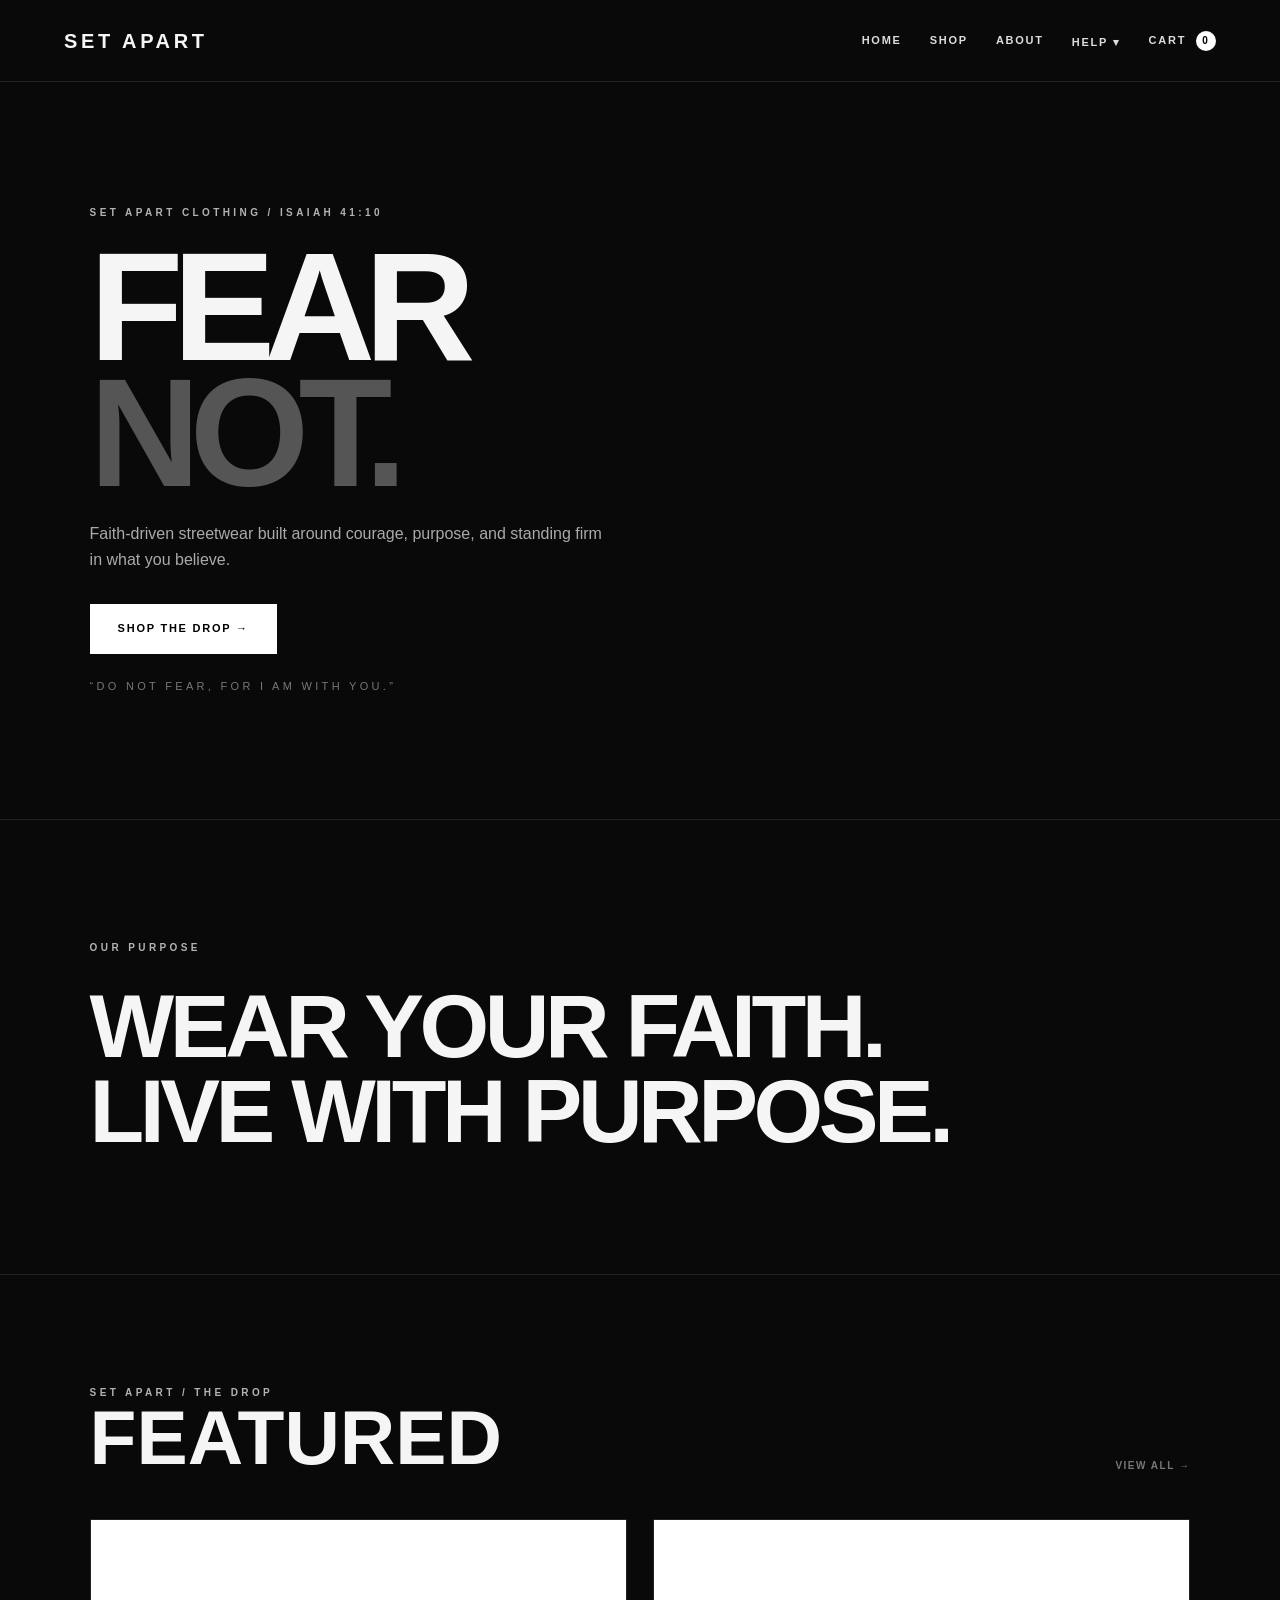
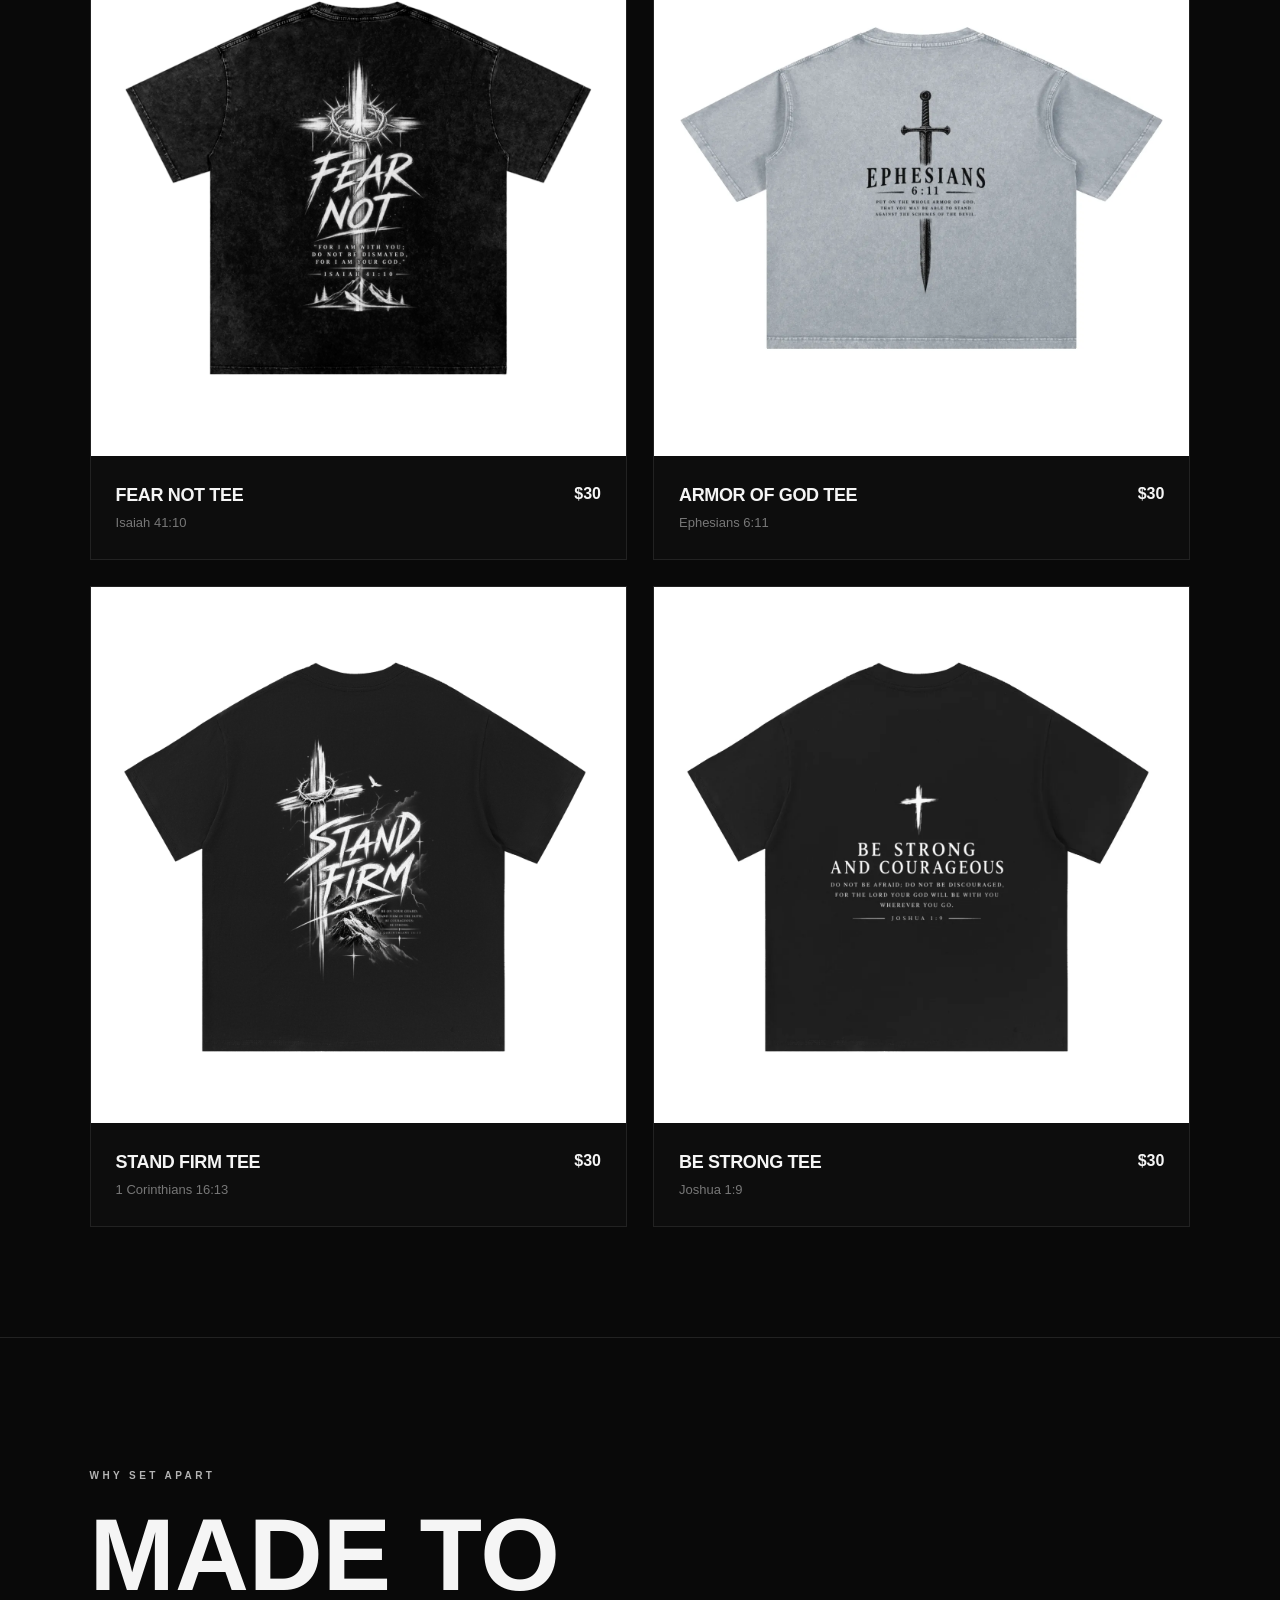
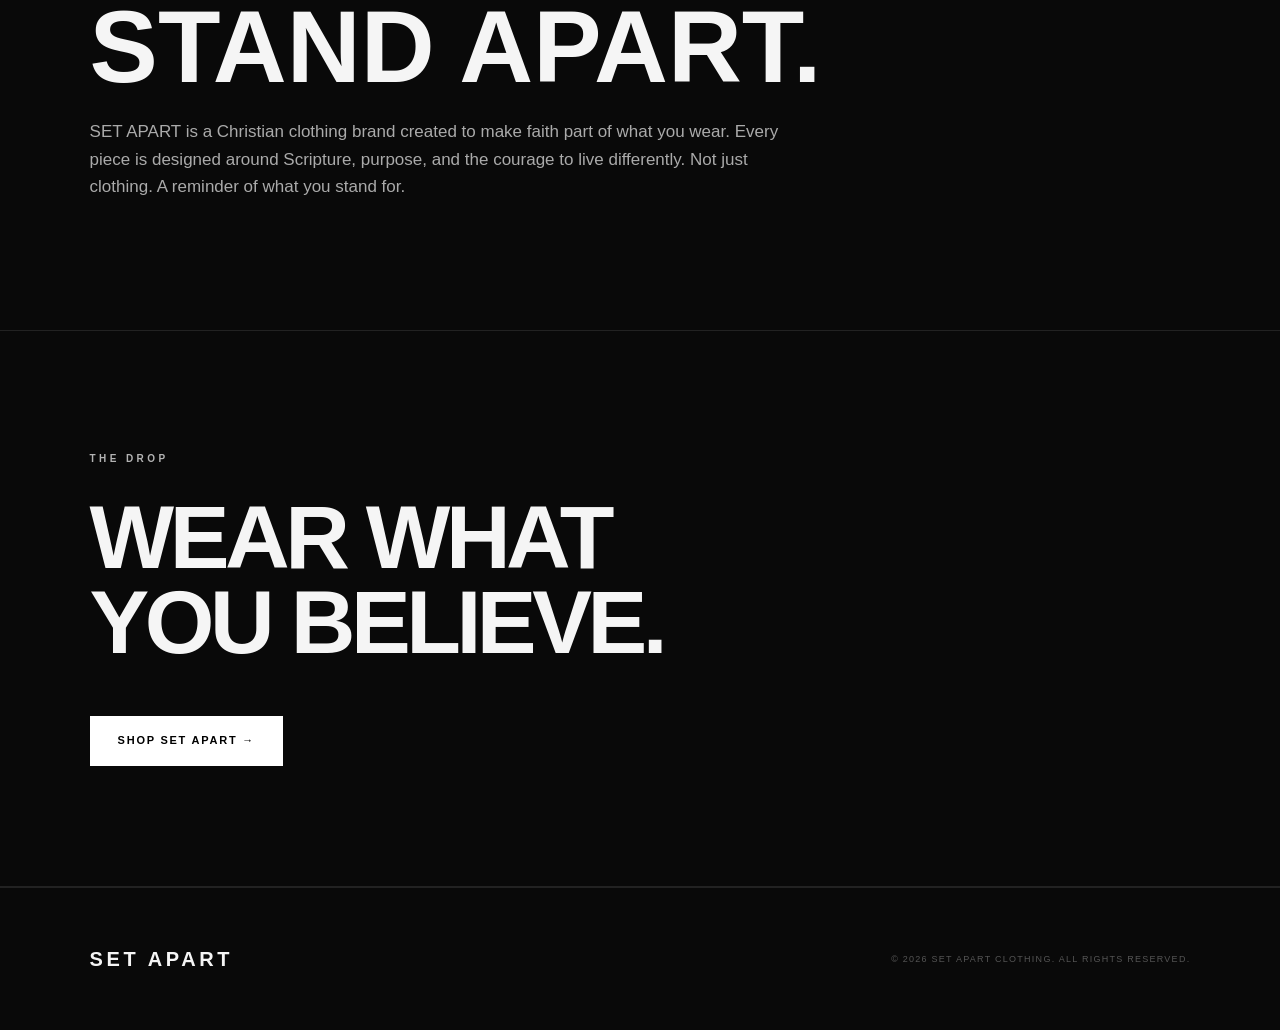
<file: index.html>
<!DOCTYPE html>
<html lang="en">

<head>
    <meta charset="UTF-8">
    <meta name="viewport" content="width=device-width, initial-scale=1.0">

    <title>SET APART CLOTHING</title>

    <link rel="stylesheet" href="style.css">
</head>

<body>

<header>

    <a href="index.html" class="logo">
        SET APART
    </a>

    <nav>

        <a href="index.html">HOME</a>
        <a href="shop.html">SHOP</a>
        <a href="#story">ABOUT</a>

        <div class="nav-dropdown">

            <button class="nav-drop-button">
                HELP <span>▾</span>
            </button>

            <div class="nav-dropdown-menu">

                <a href="faq.html">
                    FAQ
                </a>

                <a href="size-guide.html">
                    SIZE GUIDE
                </a>

                <a href="shipping.html">
                    SHIPPING & RETURNS
                </a>

            </div>

        </div>

        <a href="cart.html">
            CART
            <span id="cart-count">0</span>
        </a>

    </nav>

</header>


<main>


    <!-- HERO -->

    <section class="hero">

        <div class="hero-content">

            <div class="small-text">
                SET APART CLOTHING / ISAIAH 41:10
            </div>

            <h1>
                FEAR<br>
                <span>NOT.</span>
            </h1>

            <p>
                Faith-driven streetwear built around
                courage, purpose, and standing firm
                in what you believe.
            </p>

            <a href="shop.html" class="button">
                SHOP THE DROP →
            </a>

            <div class="hero-reference">
                “DO NOT FEAR, FOR I AM WITH YOU.”
            </div>

        </div>

    </section>


    <!-- INTRO -->

    <section class="intro-section">

        <div class="small-text">
            OUR PURPOSE
        </div>

        <h2>
            WEAR YOUR FAITH.<br>
            LIVE WITH PURPOSE.
        </h2>

    </section>


    <!-- FEATURED PRODUCTS -->

    <section class="featured-section">

        <div class="section-heading">

            <div>

                <div class="small-text">
                    SET APART / THE DROP
                </div>

                <h2>
                    FEATURED
                </h2>

            </div>

            <a href="shop.html" class="continue-shopping">
                VIEW ALL →
            </a>

        </div>


        <div class="featured-grid">


            <!-- FEAR NOT -->

            <a
                href="product.html?product=fear-not"
                class="featured-card"
            >

                <div class="featured-card-image">

                    <img
                        src="images1/fear-not-back.png"
                        alt="Fear Not Tee"
                    >

                </div>

                <div class="featured-card-info">

                    <div>
                        <h3>FEAR NOT TEE</h3>
                        <p>Isaiah 41:10</p>
                    </div>

                    <strong>$30</strong>

                </div>

            </a>


            <!-- ARMOR OF GOD -->

            <a
                href="product.html?product=armor-of-god"
                class="featured-card"
            >

                <div class="featured-card-image">

                    <img
                        src="images1/armor-back.webp"
                        alt="Armor of God Tee"
                    >

                </div>

                <div class="featured-card-info">

                    <div>
                        <h3>ARMOR OF GOD TEE</h3>
                        <p>Ephesians 6:11</p>
                    </div>

                    <strong>$30</strong>

                </div>

            </a>


            <!-- STAND FIRM -->

            <a
                href="product.html?product=stand-firm"
                class="featured-card"
            >

                <div class="featured-card-image">

                    <img
                        src="images1/stand-firm-back.png"
                        alt="Stand Firm Tee"
                    >

                </div>

                <div class="featured-card-info">

                    <div>
                        <h3>STAND FIRM TEE</h3>
                        <p>1 Corinthians 16:13</p>
                    </div>

                    <strong>$30</strong>

                </div>

            </a>


            <!-- BE STRONG -->

            <a
                href="product.html?product=joshua-1-9"
                class="featured-card"
            >

                <div class="featured-card-image">

                    <img
                        src="images1/joshua-back.webp"
                        alt="Be Strong Tee"
                    >

                </div>

                <div class="featured-card-info">

                    <div>
                        <h3>BE STRONG TEE</h3>
                        <p>Joshua 1:9</p>
                    </div>

                    <strong>$30</strong>

                </div>

            </a>


        </div>

    </section>


    <!-- ABOUT -->

    <section
        class="story-section"
        id="story"
    >

        <div class="small-text">
            WHY SET APART
        </div>

        <h2>
            MADE TO<br>
            STAND APART.
        </h2>

        <p>
            SET APART is a Christian clothing brand
            created to make faith part of what you wear.
            Every piece is designed around Scripture,
            purpose, and the courage to live differently.
            Not just clothing. A reminder of what you
            stand for.
        </p>

    </section>


    <!-- FINAL CTA -->

    <section class="intro-section">

        <div class="small-text">
            THE DROP
        </div>

        <h2>
            WEAR WHAT<br>
            YOU BELIEVE.
        </h2>

        <br><br>

        <a href="shop.html" class="button">
            SHOP SET APART →
        </a>

    </section>


</main>


<footer>

    <div class="logo">
        SET APART
    </div>

    <p>
        © 2026 SET APART CLOTHING.
        ALL RIGHTS RESERVED.
    </p>

</footer>


<script src="script.js"></script>

</body>

</html>
</file>
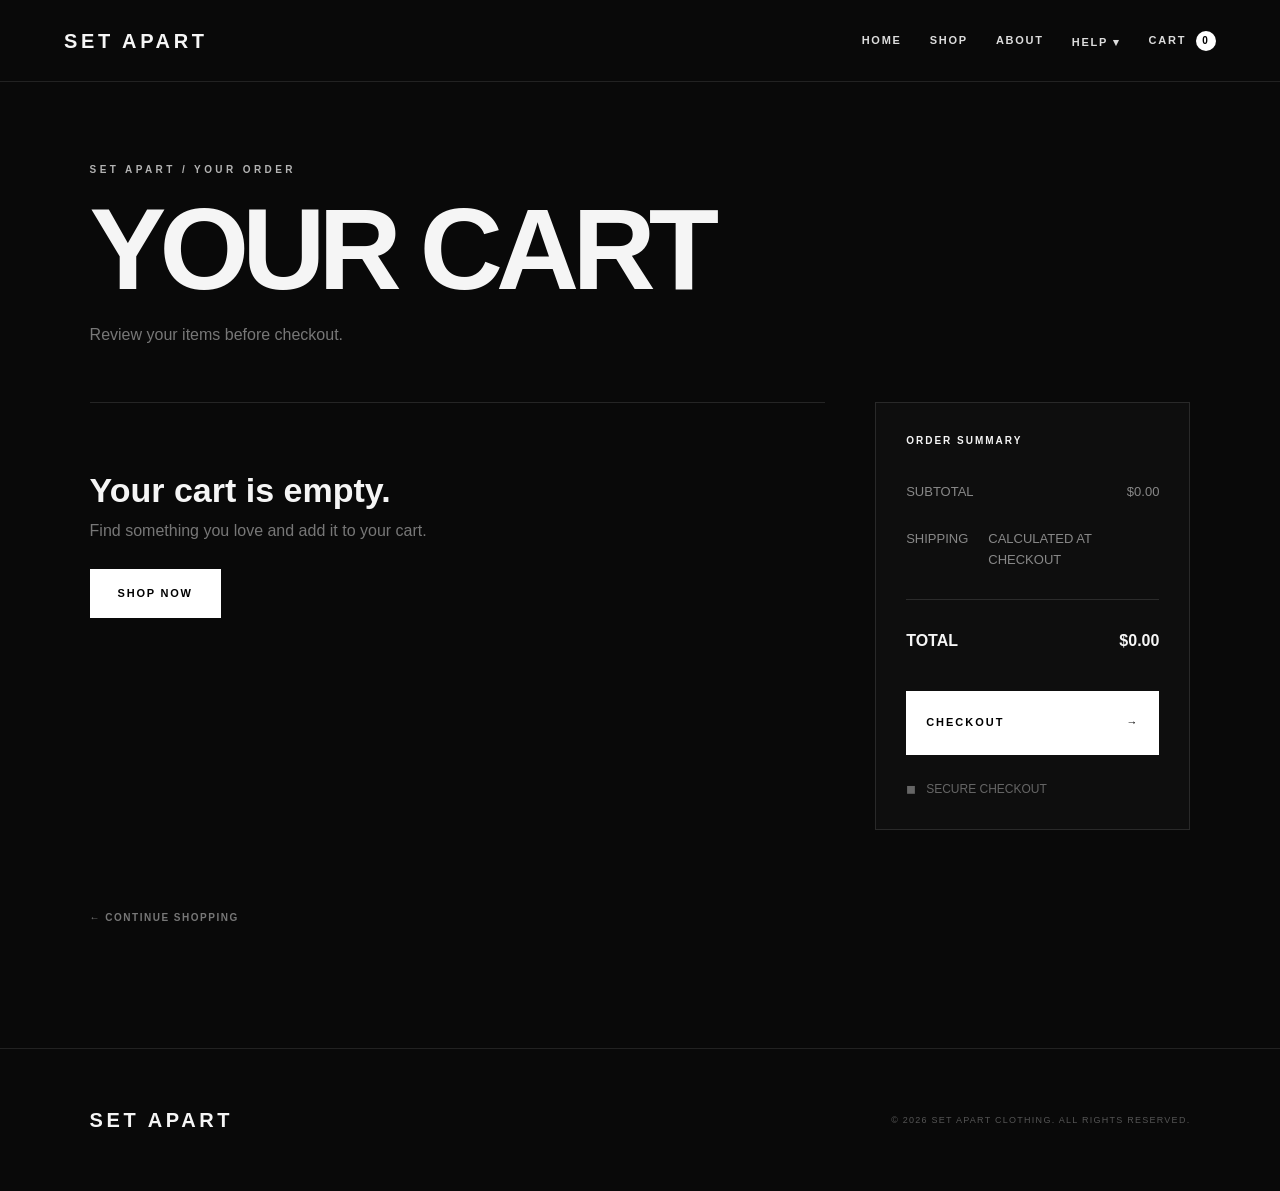
<file: cart.html>
<!DOCTYPE html>
<html lang="en">

<head>
    <meta charset="UTF-8">
    <meta name="viewport" content="width=device-width, initial-scale=1.0">

    <title>Cart — SET APART</title>

    <link rel="stylesheet" href="style.css">
</head>

<body>

<header>

    <a href="index.html" class="logo">
        SET APART
    </a>

    <nav>

        <a href="index.html">HOME</a>
        <a href="shop.html">SHOP</a>
        <a href="index.html#story">ABOUT</a>

        <div class="nav-dropdown">

            <button class="nav-drop-button">
                HELP <span>▾</span>
            </button>

            <div class="nav-dropdown-menu">

                <a href="faq.html">
                    FAQ
                </a>

                <a href="size-guide.html">
                    SIZE GUIDE
                </a>

                <a href="shipping.html">
                    SHIPPING & RETURNS
                </a>

            </div>

        </div>

        <a href="cart.html">
            CART
            <span id="cart-count">0</span>
        </a>

    </nav>

</header>


<main class="cart-page">

    <div class="cart-header">

        <div class="small-text">
            SET APART / YOUR ORDER
        </div>

        <h1>
            YOUR CART
        </h1>

        <p>
            Review your items before checkout.
        </p>

    </div>


    <div class="cart-layout">


        <!-- CART ITEMS -->

        <section>

            <div id="cart-items">

                <!-- JavaScript puts cart items here -->

            </div>

        </section>


        <!-- ORDER SUMMARY -->

        <aside class="cart-summary">

            <div class="summary-top">
                ORDER SUMMARY
            </div>

            <div class="summary-line">

                <span>
                    SUBTOTAL
                </span>

                <span>
                    $<span id="cart-total">0.00</span>
                </span>

            </div>

            <div class="summary-line">

                <span>
                    SHIPPING
                </span>

                <span>
                    CALCULATED AT CHECKOUT
                </span>

            </div>

            <div class="summary-divider"></div>

            <div class="summary-total">

                <strong>
                    TOTAL
                </strong>

                <strong>
                    $<span id="cart-total-bottom">0.00</span>
                </strong>

            </div>

            <button
                type="button"
                id="checkout-button"
                class="checkout-button"
            >
                CHECKOUT
                <span>→</span>
            </button>

            <div class="secure-checkout">
                <span>◼</span>
                <span>
                    SECURE CHECKOUT
                </span>
            </div>

        </aside>

    </div>


    <br><br>

    <a
        href="shop.html"
        class="continue-shopping"
    >
        ← CONTINUE SHOPPING
    </a>

</main>


<footer>

    <div class="logo">
        SET APART
    </div>

    <p>
        © 2026 SET APART CLOTHING.
        ALL RIGHTS RESERVED.
    </p>

</footer>


<script src="script.js"></script>

</body>

</html>
</file>
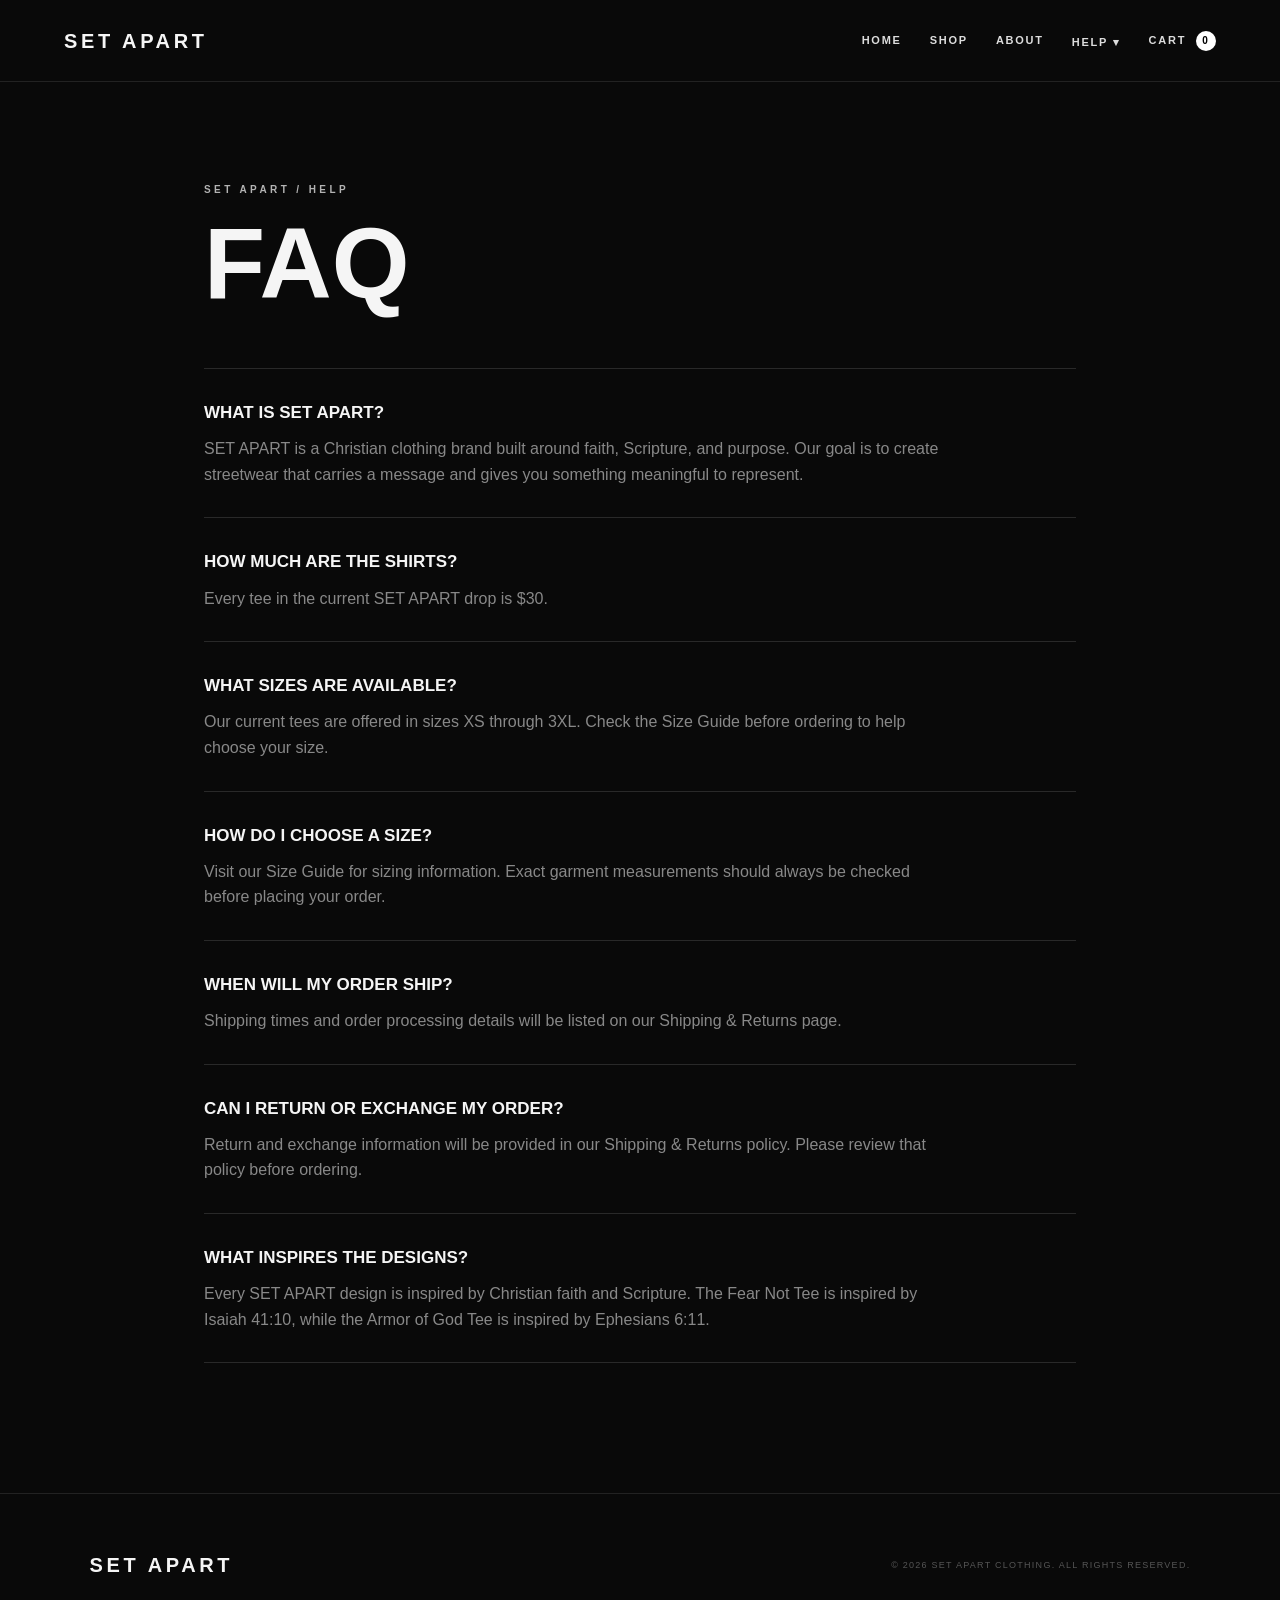
<file: faq.html>
<!DOCTYPE html>
<html lang="en">

<head>
    <meta charset="UTF-8">
    <meta name="viewport" content="width=device-width, initial-scale=1.0">

    <title>FAQ — SET APART</title>

    <link rel="stylesheet" href="style.css">
</head>

<body>

<header>

    <a href="index.html" class="logo">
        SET APART
    </a>

    <nav>

        <a href="index.html">HOME</a>
        <a href="shop.html">SHOP</a>
        <a href="index.html#story">ABOUT</a>

        <div class="nav-dropdown">

            <button class="nav-drop-button">
                HELP <span>▾</span>
            </button>

            <div class="nav-dropdown-menu">

                <a href="faq.html">FAQ</a>

                <a href="size-guide.html">
                    SIZE GUIDE
                </a>

                <a href="shipping.html">
                    SHIPPING & RETURNS
                </a>

            </div>

        </div>

        <a href="cart.html">
            CART
            <span id="cart-count">0</span>
        </a>

    </nav>

</header>


<main class="help-page">

    <div class="small-text">
        SET APART / HELP
    </div>

    <h1>
        FAQ
    </h1>


    <div class="help-block">

        <h2>
            WHAT IS SET APART?
        </h2>

        <p>
            SET APART is a Christian clothing brand
            built around faith, Scripture, and purpose.
            Our goal is to create streetwear that carries
            a message and gives you something meaningful
            to represent.
        </p>

    </div>


    <div class="help-block">

        <h2>
            HOW MUCH ARE THE SHIRTS?
        </h2>

        <p>
            Every tee in the current SET APART drop
            is $30.
        </p>

    </div>


    <div class="help-block">

        <h2>
            WHAT SIZES ARE AVAILABLE?
        </h2>

        <p>
            Our current tees are offered in sizes
            XS through 3XL. Check the Size Guide
            before ordering to help choose your size.
        </p>

    </div>


    <div class="help-block">

        <h2>
            HOW DO I CHOOSE A SIZE?
        </h2>

        <p>
            Visit our Size Guide for sizing information.
            Exact garment measurements should always be
            checked before placing your order.
        </p>

    </div>


    <div class="help-block">

        <h2>
            WHEN WILL MY ORDER SHIP?
        </h2>

        <p>
            Shipping times and order processing details
            will be listed on our Shipping & Returns page.
        </p>

    </div>


    <div class="help-block">

        <h2>
            CAN I RETURN OR EXCHANGE MY ORDER?
        </h2>

        <p>
            Return and exchange information will be
            provided in our Shipping & Returns policy.
            Please review that policy before ordering.
        </p>

    </div>


    <div class="help-block">

        <h2>
            WHAT INSPIRES THE DESIGNS?
        </h2>

        <p>
            Every SET APART design is inspired by
            Christian faith and Scripture. The Fear Not
            Tee is inspired by Isaiah 41:10, while the
            Armor of God Tee is inspired by
            Ephesians 6:11.
        </p>

    </div>

</main>


<footer>

    <div class="logo">
        SET APART
    </div>

    <p>
        © 2026 SET APART CLOTHING.
        ALL RIGHTS RESERVED.
    </p>

</footer>


<script src="script.js"></script>

</body>

</html>
</file>
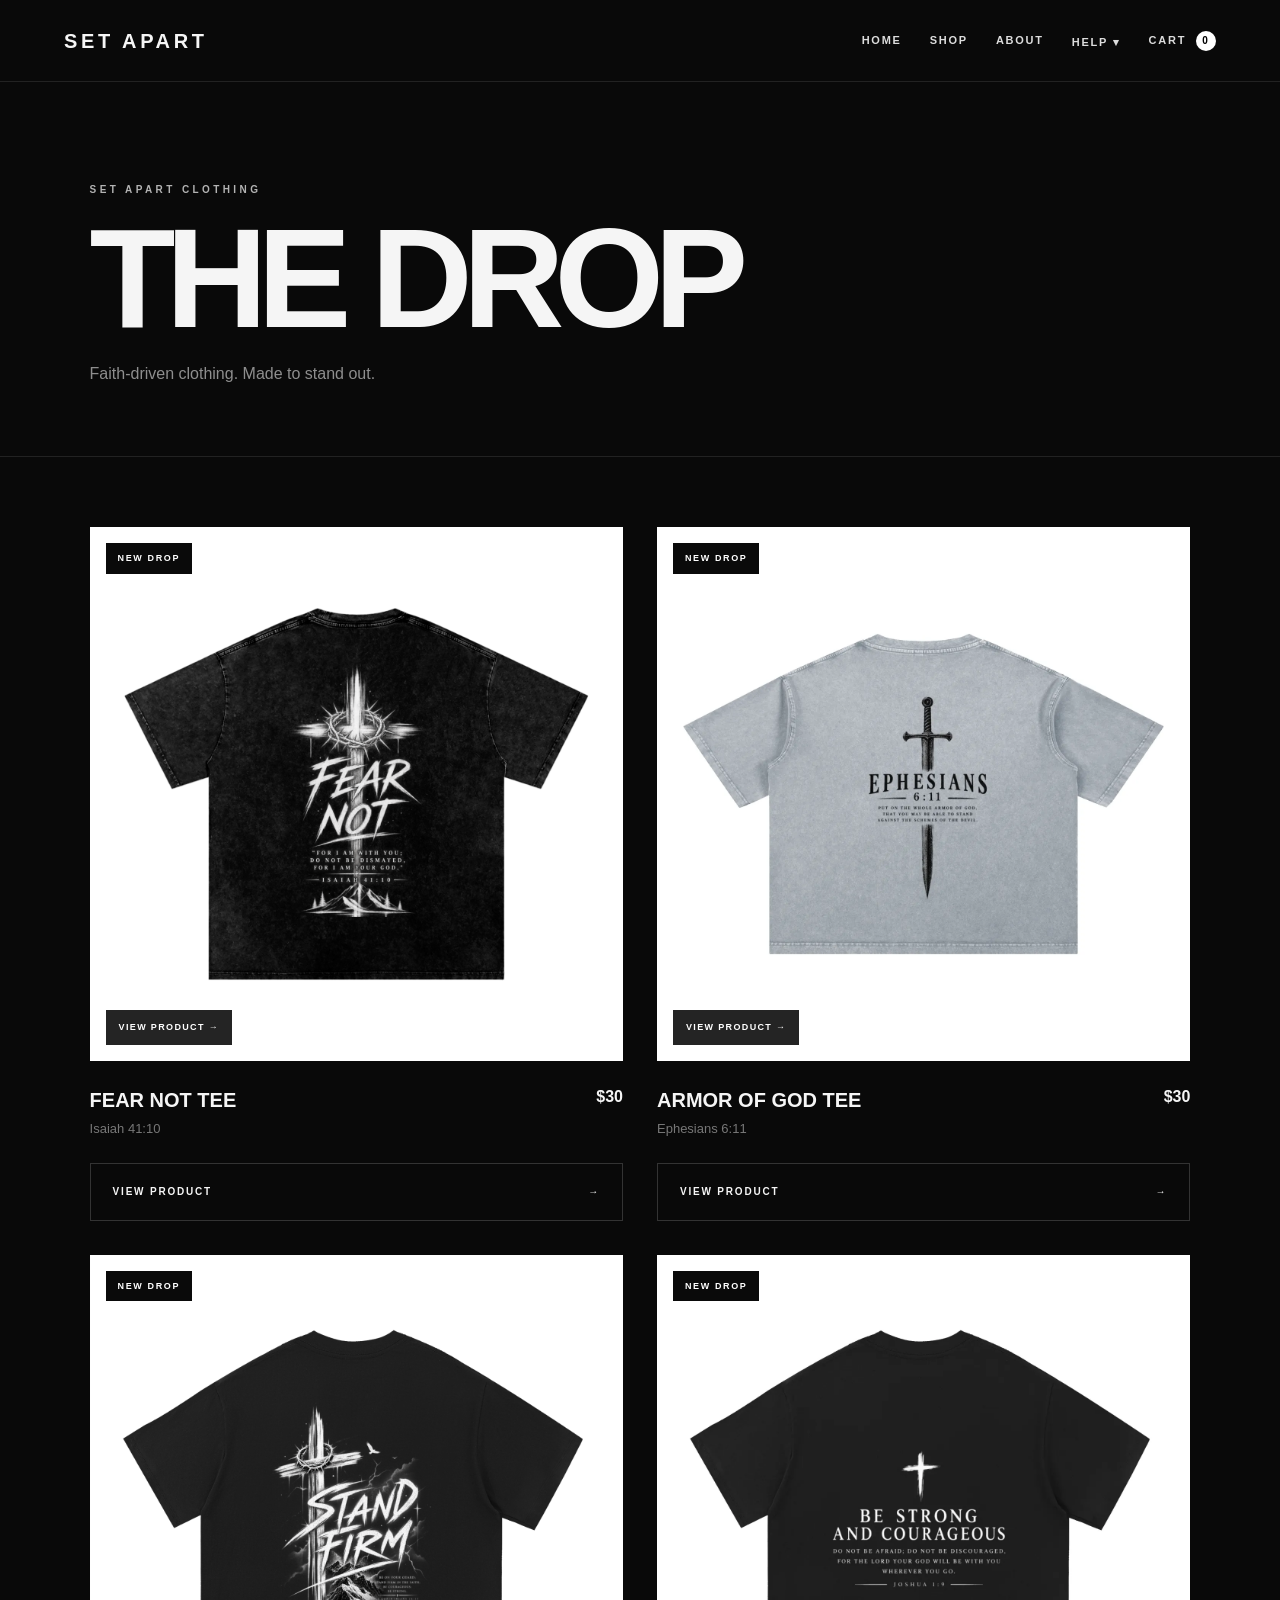
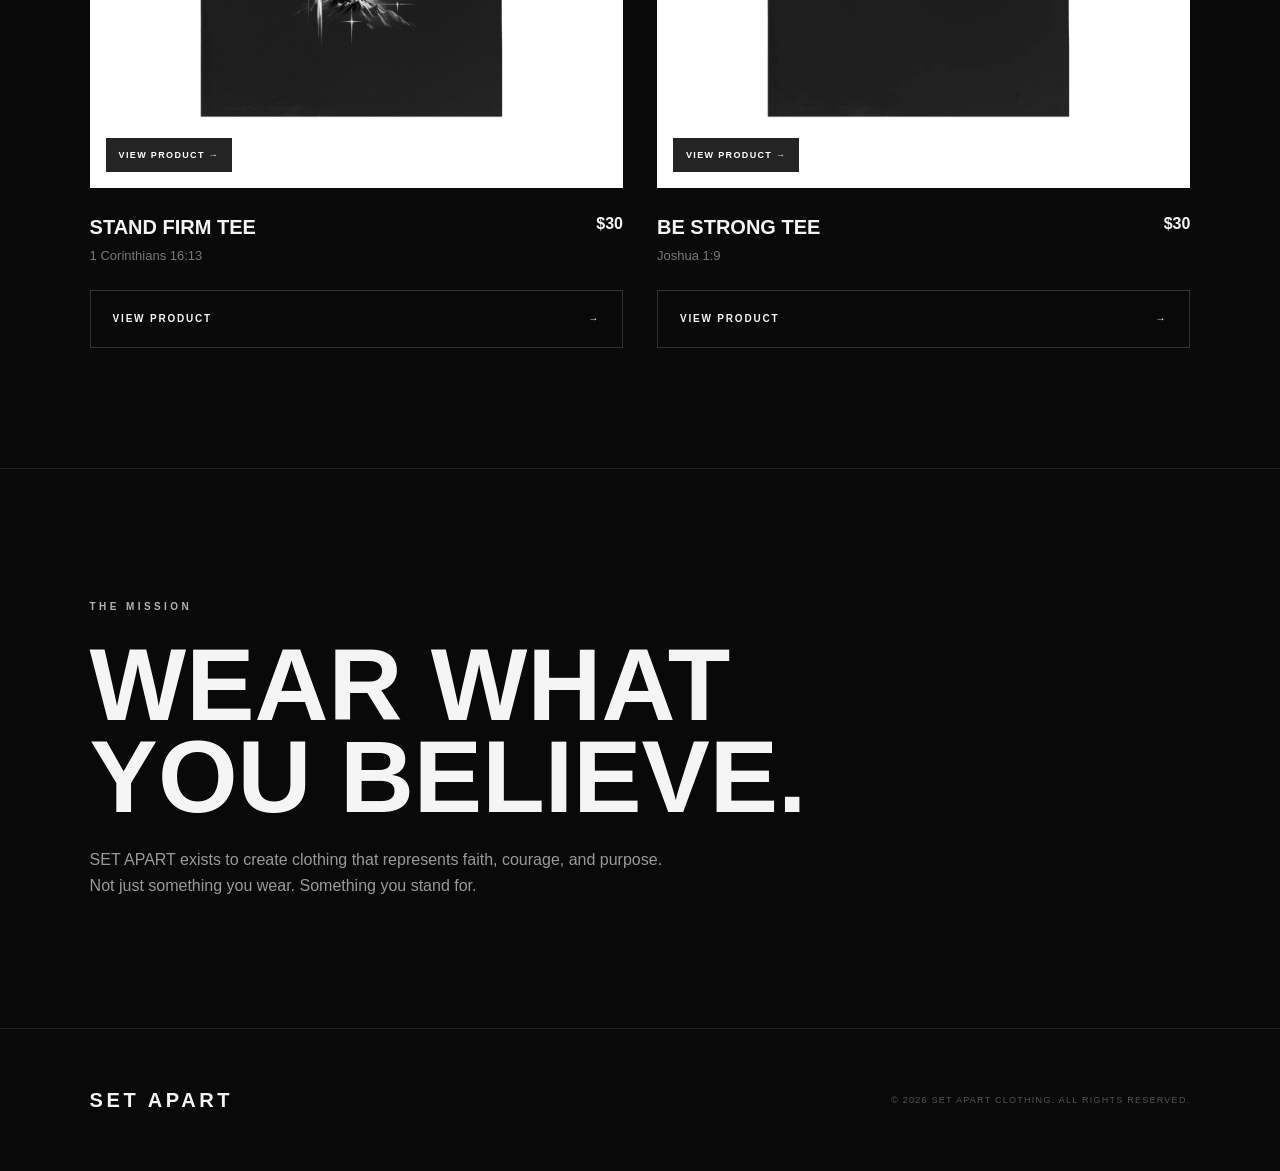
<file: product.html>
<!DOCTYPE html>
<html lang="en">

<head>
    <meta charset="UTF-8">
    <meta name="viewport" content="width=device-width, initial-scale=1.0">

    <title>Product — SET APART</title>

    <link rel="stylesheet" href="style.css">
</head>

<body>

<header>

    <a href="index.html" class="logo">
        SET APART
    </a>

    <nav>

        <a href="index.html">HOME</a>
        <a href="shop.html">SHOP</a>
        <a href="index.html#story">ABOUT</a>

        <div class="nav-dropdown">

            <button class="nav-drop-button">
                HELP <span>▾</span>
            </button>

            <div class="nav-dropdown-menu">

                <a href="faq.html">
                    FAQ
                </a>

                <a href="size-guide.html">
                    SIZE GUIDE
                </a>

                <a href="shipping.html">
                    SHIPPING & RETURNS
                </a>

            </div>

        </div>

        <a href="cart.html">
            CART
            <span id="cart-count">0</span>
        </a>

    </nav>

</header>


<main class="product-page">

    <div class="product-detail">


        <!-- PRODUCT IMAGES -->

        <div class="product-detail-image">

            <img
                id="product-main-image"
                class="product-main-image"
                src="images1/fear-not-back.png"
                alt="SET APART shirt"
            >

            <div class="product-thumbnails">

                <img
                    id="product-thumb-back"
                    class="product-thumbnail active"
                    src="images1/fear-not-back.png"
                    alt="Back view"
                >

                <img
                    id="product-thumb-front"
                    class="product-thumbnail"
                    src="images1/fear-not-front.png"
                    alt="Front view"
                >

            </div>

        </div>


        <!-- PRODUCT INFO -->

        <div class="product-detail-info">

            <div class="small-text">
                SET APART / THE DROP
            </div>

            <h1 id="product-name">
                FEAR NOT TEE
            </h1>

            <div class="product-detail-price">
                $30
            </div>

            <div class="product-divider"></div>

            <p id="product-description">
                A faith-driven heavyweight tee inspired by Isaiah 41:10.
                Designed as a reminder to stand firm, trust God, and walk boldly.
            </p>


            <!-- SIZE -->

            <div class="product-option">

                <div class="option-header">

                    <label for="product-size">
                        SELECT SIZE
                    </label>

                    <span>
                        XS — 3XL
                    </span>

                </div>

                <select id="product-size">

                    <option value="">
                        Choose a size
                    </option>

                    <option value="XS">XS</option>
                    <option value="S">S</option>
                    <option value="M">M</option>
                    <option value="L">L</option>
                    <option value="XL">XL</option>
                    <option value="2XL">2XL</option>
                    <option value="3XL">3XL</option>

                </select>

            </div>


            <!-- QUANTITY -->

            <div class="product-option">

                <div class="option-header">

                    <label for="product-quantity">
                        QUANTITY
                    </label>

                </div>

                <select id="product-quantity">

                    <option value="1">1</option>
                    <option value="2">2</option>
                    <option value="3">3</option>
                    <option value="4">4</option>
                    <option value="5">5</option>

                </select>

            </div>


            <!-- ADD TO CART -->

            <button
                type="button"
                id="product-add-cart"
                class="product-add-button"
            >
                ADD TO CART
                <span>→</span>
            </button>


            <div class="product-perks">

                <div>
                    <span>01</span>
                    <p>HEAVYWEIGHT COTTON</p>
                </div>

                <div>
                    <span>02</span>
                    <p>VINTAGE-WASHED FINISH</p>
                </div>

                <div>
                    <span>03</span>
                    <p>FAITH-DRIVEN DESIGN</p>
                </div>

            </div>


            <a
                href="shop.html"
                class="continue-shopping"
            >
                ← BACK TO THE DROP
            </a>

        </div>

    </div>


    <!-- PRODUCT MESSAGE -->

    <section class="product-message">

        <div class="small-text">
            THE MESSAGE
        </div>

        <h2 id="product-message-title">
            FEAR<br>
            <span>NOT.</span>
        </h2>

        <p id="product-message-quote">
            “Do not fear, for I am with you.”
        </p>

        <div
            id="product-message-reference"
            class="product-reference"
        >
            ISAIAH 41:10
        </div>

    </section>


    <!-- DETAILS -->

    <section class="product-details-section">

        <div class="small-text">
            PRODUCT DETAILS
        </div>

        <div class="details-grid">

            <div>
                <span>FIT</span>
                <p>Relaxed streetwear fit</p>
            </div>

            <div>
                <span>FABRIC</span>
                <p>Heavyweight cotton</p>
            </div>

            <div>
                <span>SIZES</span>
                <p>XS — 3XL</p>
            </div>

            <div>
                <span>SHIPPING</span>
                <p>Free over $75</p>
            </div>

        </div>

    </section>

</main>


<footer>

    <div class="logo">
        SET APART
    </div>

    <p>
        © 2026 SET APART CLOTHING.
        ALL RIGHTS RESERVED.
    </p>

</footer>


<script src="script.js"></script>

</body>

</html>
</file>
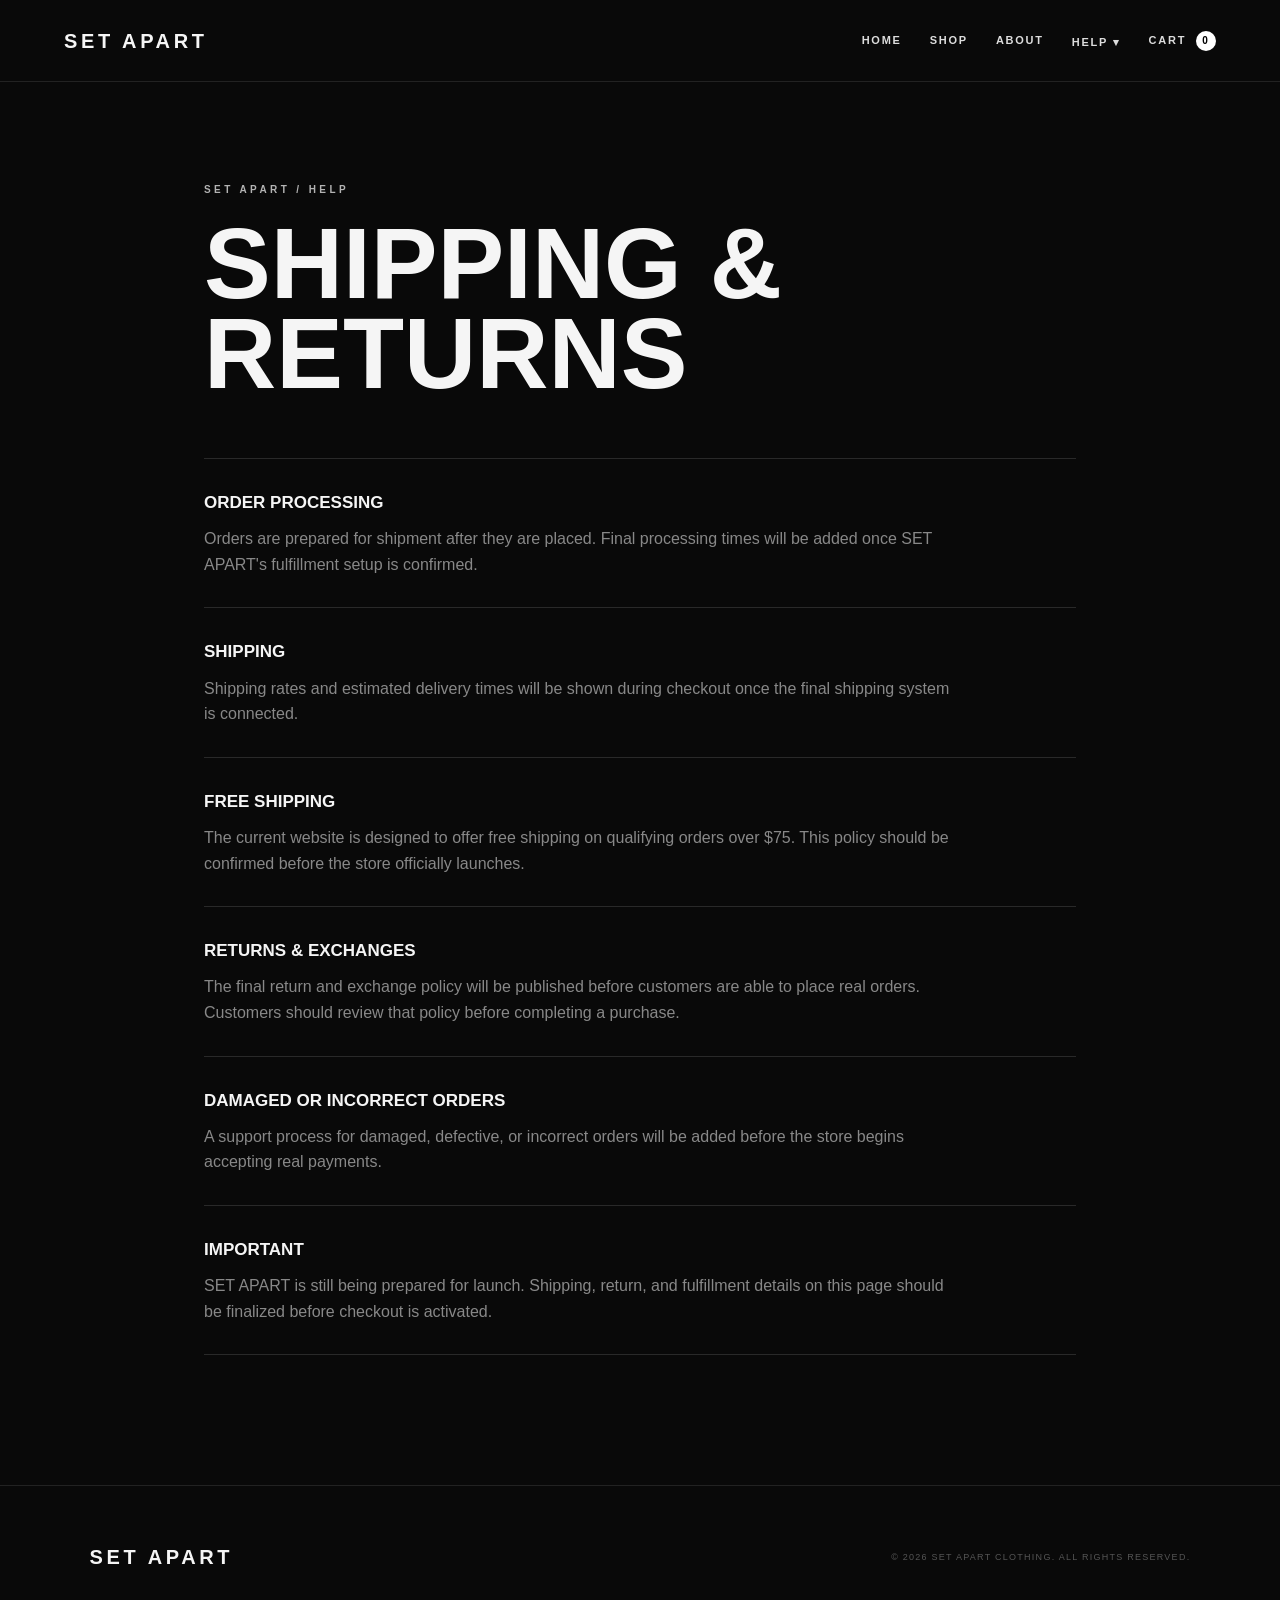
<file: shipping.html>
<!DOCTYPE html>
<html lang="en">

<head>
    <meta charset="UTF-8">
    <meta name="viewport" content="width=device-width, initial-scale=1.0">

    <title>Shipping & Returns — SET APART</title>

    <link rel="stylesheet" href="style.css">
</head>

<body>

<header>

    <a href="index.html" class="logo">
        SET APART
    </a>

    <nav>

        <a href="index.html">HOME</a>
        <a href="shop.html">SHOP</a>
        <a href="index.html#story">ABOUT</a>

        <div class="nav-dropdown">

            <button class="nav-drop-button">
                HELP <span>▾</span>
            </button>

            <div class="nav-dropdown-menu">

                <a href="faq.html">
                    FAQ
                </a>

                <a href="size-guide.html">
                    SIZE GUIDE
                </a>

                <a href="shipping.html">
                    SHIPPING & RETURNS
                </a>

            </div>

        </div>

        <a href="cart.html">
            CART
            <span id="cart-count">0</span>
        </a>

    </nav>

</header>


<main class="help-page">

    <div class="small-text">
        SET APART / HELP
    </div>

    <h1>
        SHIPPING & RETURNS
    </h1>


    <div class="help-block">

        <h2>
            ORDER PROCESSING
        </h2>

        <p>
            Orders are prepared for shipment after
            they are placed. Final processing times
            will be added once SET APART's fulfillment
            setup is confirmed.
        </p>

    </div>


    <div class="help-block">

        <h2>
            SHIPPING
        </h2>

        <p>
            Shipping rates and estimated delivery times
            will be shown during checkout once the final
            shipping system is connected.
        </p>

    </div>


    <div class="help-block">

        <h2>
            FREE SHIPPING
        </h2>

        <p>
            The current website is designed to offer
            free shipping on qualifying orders over $75.
            This policy should be confirmed before the
            store officially launches.
        </p>

    </div>


    <div class="help-block">

        <h2>
            RETURNS & EXCHANGES
        </h2>

        <p>
            The final return and exchange policy will
            be published before customers are able to
            place real orders. Customers should review
            that policy before completing a purchase.
        </p>

    </div>


    <div class="help-block">

        <h2>
            DAMAGED OR INCORRECT ORDERS
        </h2>

        <p>
            A support process for damaged, defective,
            or incorrect orders will be added before
            the store begins accepting real payments.
        </p>

    </div>


    <div class="help-block">

        <h2>
            IMPORTANT
        </h2>

        <p>
            SET APART is still being prepared for
            launch. Shipping, return, and fulfillment
            details on this page should be finalized
            before checkout is activated.
        </p>

    </div>

</main>


<footer>

    <div class="logo">
        SET APART
    </div>

    <p>
        © 2026 SET APART CLOTHING.
        ALL RIGHTS RESERVED.
    </p>

</footer>


<script src="script.js"></script>

</body>

</html>
</file>
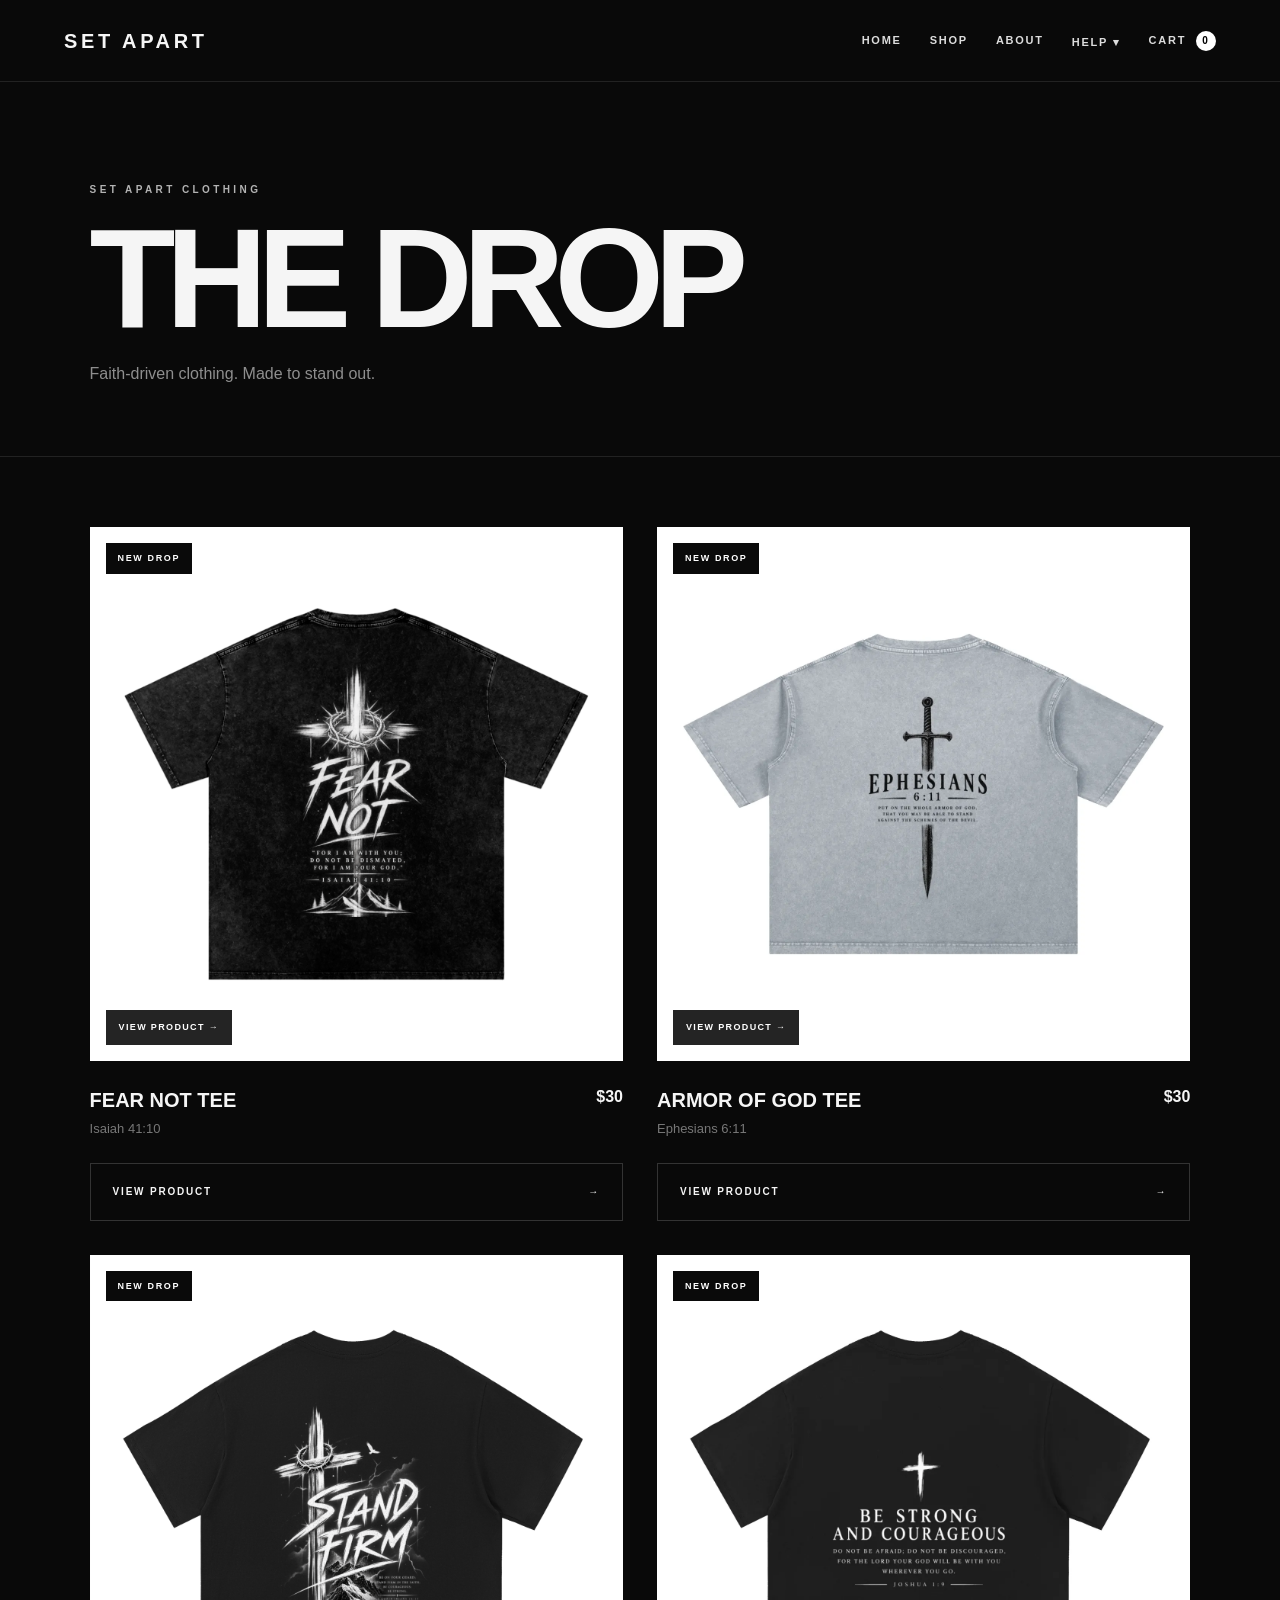
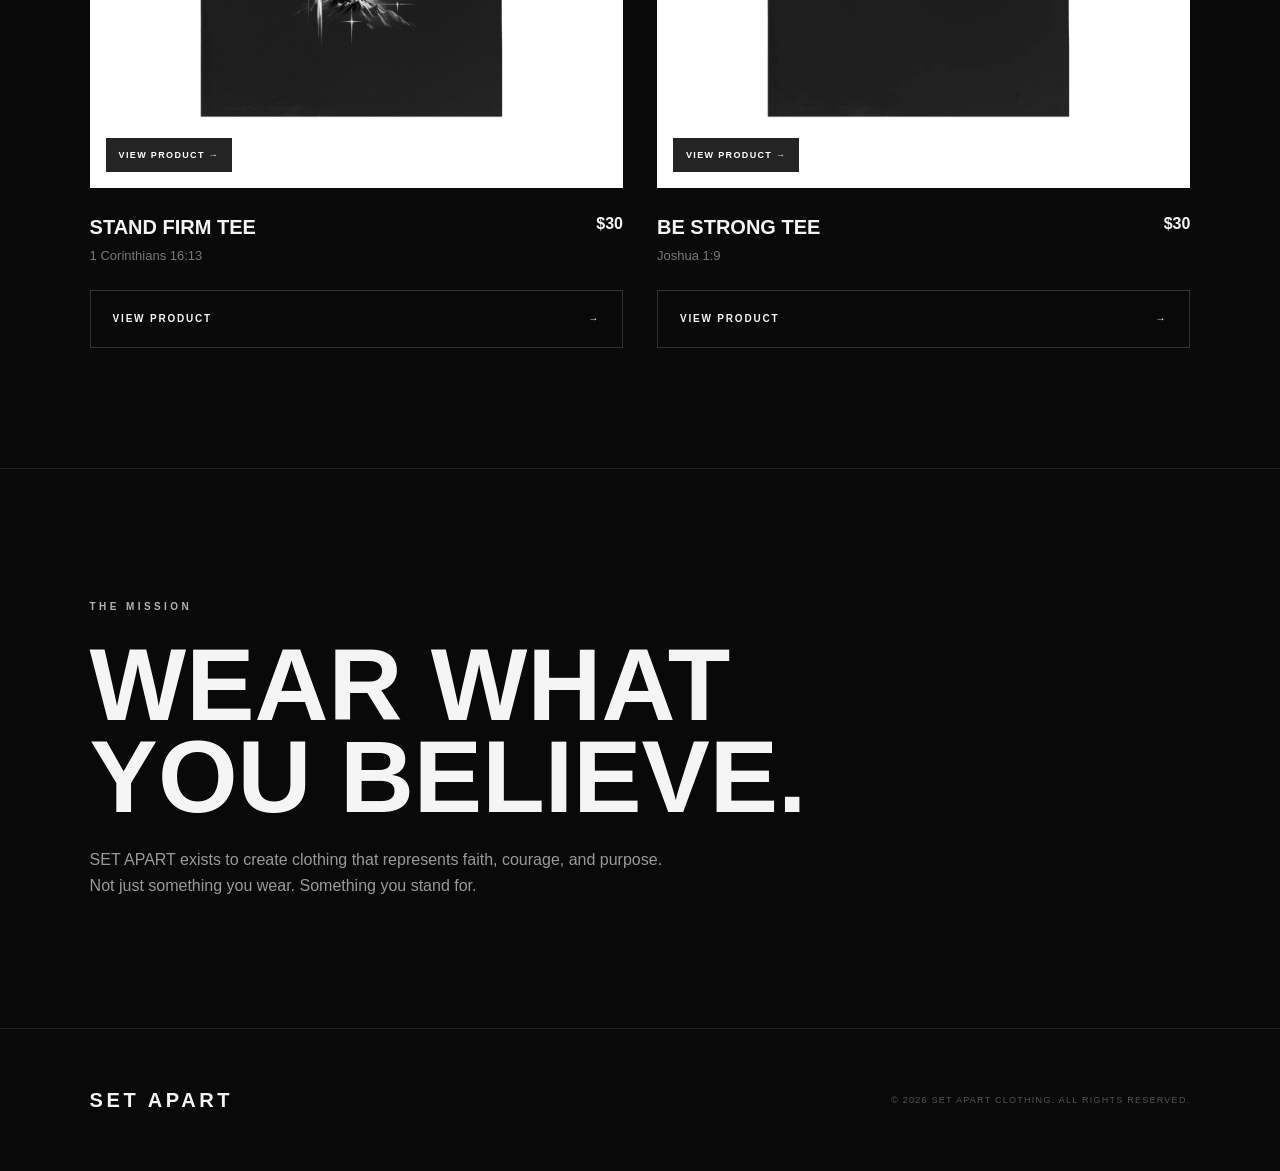
<file: shop.html>
<!DOCTYPE html>
<html lang="en">

<head>
    <meta charset="UTF-8">
    <meta name="viewport" content="width=device-width, initial-scale=1.0">

    <title>Shop — SET APART</title>

    <link rel="stylesheet" href="style.css">
</head>

<body>

<header>

    <a href="index.html" class="logo">
        SET APART
    </a>

    <nav>

        <a href="index.html">HOME</a>
        <a href="shop.html">SHOP</a>
        <a href="index.html#story">ABOUT</a>

        <div class="nav-dropdown">

            <button class="nav-drop-button">
                HELP <span>▾</span>
            </button>

            <div class="nav-dropdown-menu">

                <a href="faq.html">
                    FAQ
                </a>

                <a href="size-guide.html">
                    SIZE GUIDE
                </a>

                <a href="shipping.html">
                    SHIPPING & RETURNS
                </a>

            </div>

        </div>

        <a href="cart.html">
            CART
            <span id="cart-count">0</span>
        </a>

    </nav>

</header>


<main class="shop-page">


    <section class="shop-header">

        <div class="small-text">
            SET APART CLOTHING
        </div>

        <h1>
            THE DROP
        </h1>

        <p>
            Faith-driven clothing. Made to stand out.
        </p>

    </section>


    <section class="shop-products">


        <!-- FEAR NOT -->

        <div class="shop-product">

            <a
                href="product.html?product=fear-not"
                class="shop-product-image-link"
            >

                <div class="shop-product-image">

                    <div class="drop-badge">
                        NEW DROP
                    </div>

                    <img
                        src="images1/fear-not-back.png"
                        alt="Fear Not Tee"
                        class="real-shop-image"
                    >

                    <div class="view-product">
                        VIEW PRODUCT →
                    </div>

                </div>

            </a>


            <div class="shop-product-info">

                <div>
                    <h2>FEAR NOT TEE</h2>
                    <p>Isaiah 41:10</p>
                </div>

                <strong>$30</strong>

            </div>


            <a
                href="product.html?product=fear-not"
                class="shop-buy-button"
            >
                VIEW PRODUCT
                <span>→</span>
            </a>

        </div>


        <!-- ARMOR OF GOD -->

        <div class="shop-product">

            <a
                href="product.html?product=armor-of-god"
                class="shop-product-image-link"
            >

                <div class="shop-product-image">

                    <div class="drop-badge">
                        NEW DROP
                    </div>

                    <img
                        src="images1/armor-back.webp"
                        alt="Armor of God Tee"
                        class="real-shop-image"
                    >

                    <div class="view-product">
                        VIEW PRODUCT →
                    </div>

                </div>

            </a>


            <div class="shop-product-info">

                <div>
                    <h2>ARMOR OF GOD TEE</h2>
                    <p>Ephesians 6:11</p>
                </div>

                <strong>$30</strong>

            </div>


            <a
                href="product.html?product=armor-of-god"
                class="shop-buy-button"
            >
                VIEW PRODUCT
                <span>→</span>
            </a>

        </div>


        <!-- STAND FIRM -->

        <div class="shop-product">

            <a
                href="product.html?product=stand-firm"
                class="shop-product-image-link"
            >

                <div class="shop-product-image">

                    <div class="drop-badge">
                        NEW DROP
                    </div>

                    <img
                        src="images1/stand-firm-back.png"
                        alt="Stand Firm Tee"
                        class="real-shop-image"
                    >

                    <div class="view-product">
                        VIEW PRODUCT →
                    </div>

                </div>

            </a>


            <div class="shop-product-info">

                <div>
                    <h2>STAND FIRM TEE</h2>
                    <p>1 Corinthians 16:13</p>
                </div>

                <strong>$30</strong>

            </div>


            <a
                href="product.html?product=stand-firm"
                class="shop-buy-button"
            >
                VIEW PRODUCT
                <span>→</span>
            </a>

        </div>


        <!-- BE STRONG -->

        <div class="shop-product">

            <a
                href="product.html?product=joshua-1-9"
                class="shop-product-image-link"
            >

                <div class="shop-product-image">

                    <div class="drop-badge">
                        NEW DROP
                    </div>

                    <img
                        src="images1/joshua-back.webp"
                        alt="Be Strong Tee"
                        class="real-shop-image"
                    >

                    <div class="view-product">
                        VIEW PRODUCT →
                    </div>

                </div>

            </a>


            <div class="shop-product-info">

                <div>
                    <h2>BE STRONG TEE</h2>
                    <p>Joshua 1:9</p>
                </div>

                <strong>$30</strong>

            </div>


            <a
                href="product.html?product=joshua-1-9"
                class="shop-buy-button"
            >
                VIEW PRODUCT
                <span>→</span>
            </a>

        </div>


    </section>


    <section class="shop-statement">

        <div class="small-text">
            THE MISSION
        </div>

        <h2>
            WEAR WHAT<br>
            YOU BELIEVE.
        </h2>

        <p>
            SET APART exists to create clothing that
            represents faith, courage, and purpose.
            Not just something you wear.
            Something you stand for.
        </p>

    </section>


</main>


<footer>

    <div class="logo">
        SET APART
    </div>

    <p>
        © 2026 SET APART CLOTHING.
        ALL RIGHTS RESERVED.
    </p>

</footer>


<script src="script.js"></script>

</body>

</html>
</file>
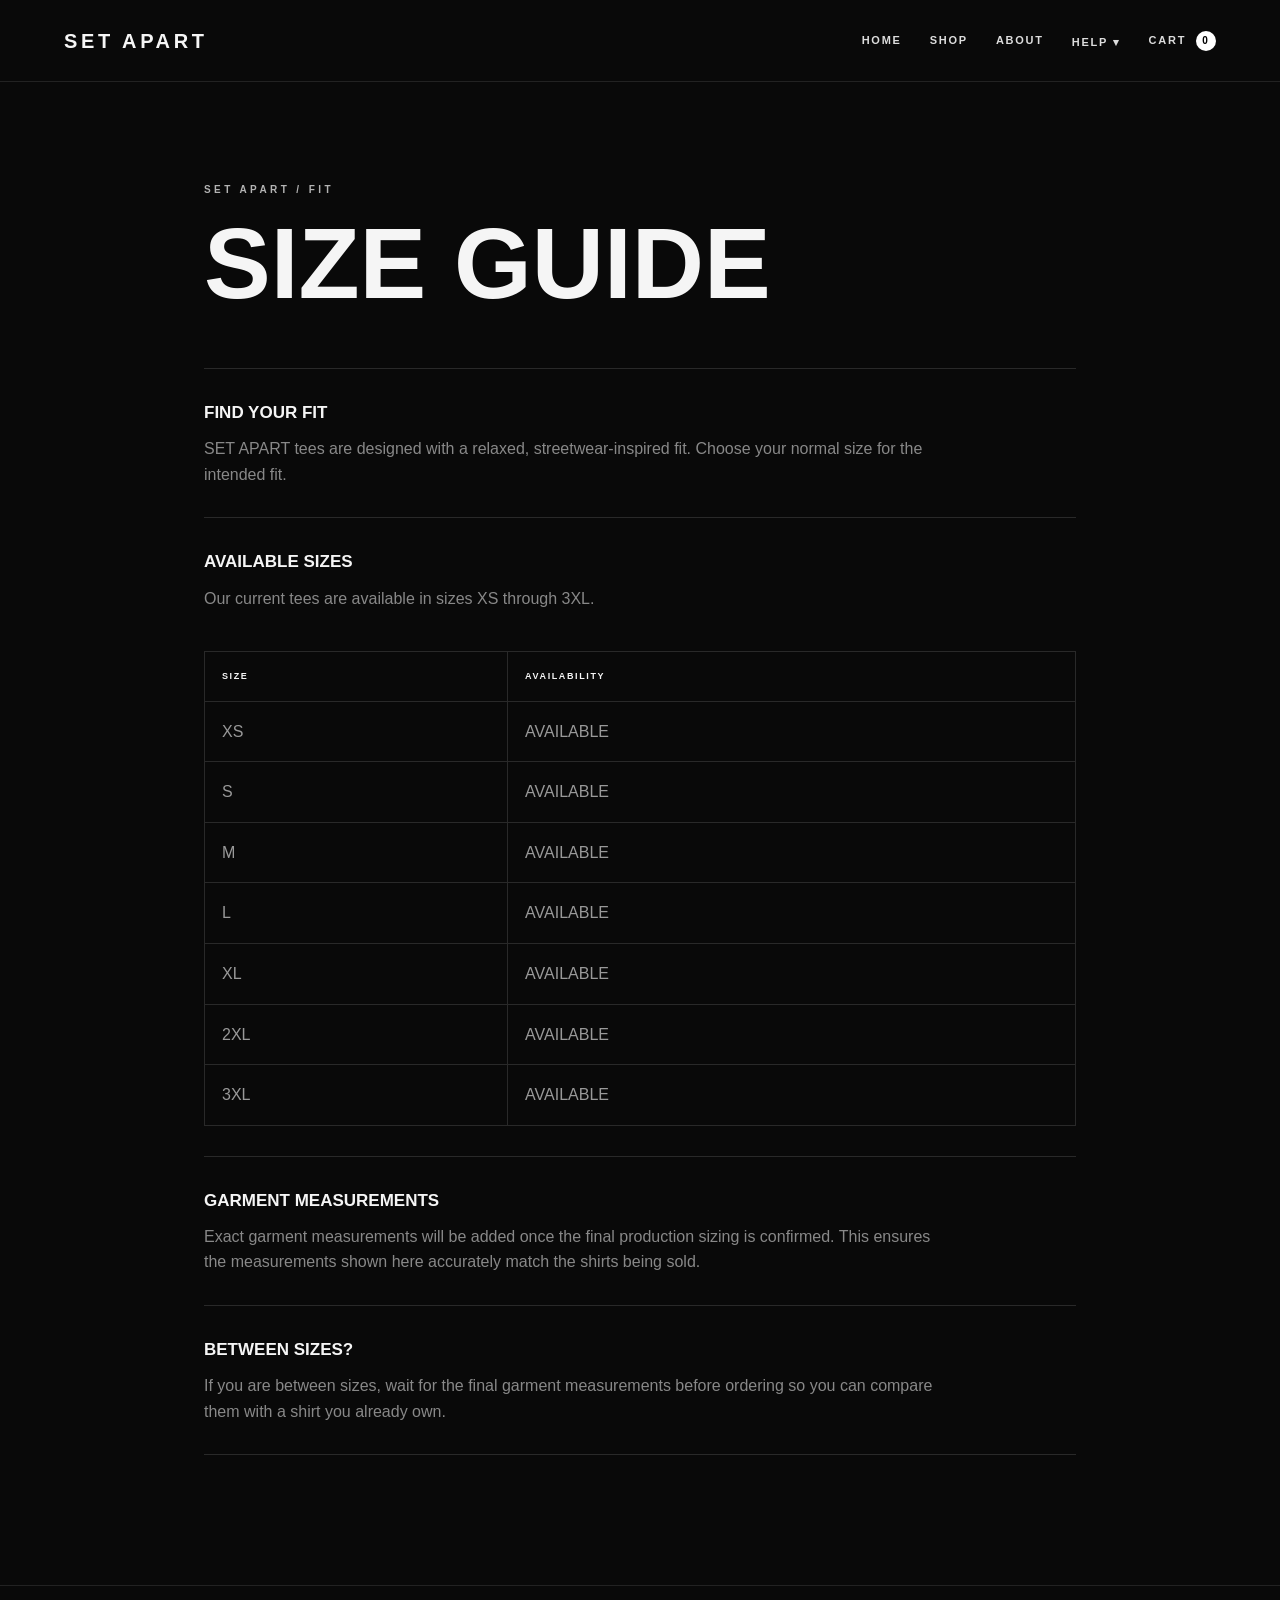
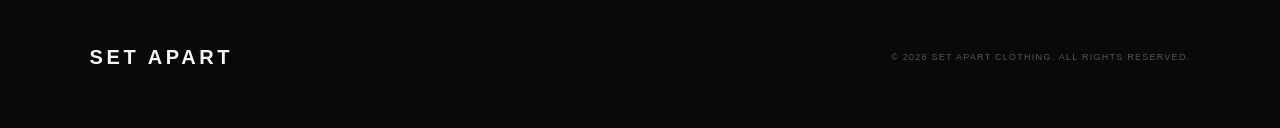
<file: size-guide.html>
<!DOCTYPE html>
<html lang="en">

<head>
    <meta charset="UTF-8">
    <meta name="viewport" content="width=device-width, initial-scale=1.0">

    <title>Size Guide — SET APART</title>

    <link rel="stylesheet" href="style.css">
</head>

<body>

<header>

    <a href="index.html" class="logo">
        SET APART
    </a>

    <nav>

        <a href="index.html">HOME</a>
        <a href="shop.html">SHOP</a>
        <a href="index.html#story">ABOUT</a>

        <div class="nav-dropdown">

            <button class="nav-drop-button">
                HELP <span>▾</span>
            </button>

            <div class="nav-dropdown-menu">

                <a href="faq.html">
                    FAQ
                </a>

                <a href="size-guide.html">
                    SIZE GUIDE
                </a>

                <a href="shipping.html">
                    SHIPPING & RETURNS
                </a>

            </div>

        </div>

        <a href="cart.html">
            CART
            <span id="cart-count">0</span>
        </a>

    </nav>

</header>


<main class="help-page">

    <div class="small-text">
        SET APART / FIT
    </div>

    <h1>
        SIZE GUIDE
    </h1>


    <div class="help-block">

        <h2>
            FIND YOUR FIT
        </h2>

        <p>
            SET APART tees are designed with a relaxed,
            streetwear-inspired fit. Choose your normal
            size for the intended fit.
        </p>

    </div>


    <div class="help-block">

        <h2>
            AVAILABLE SIZES
        </h2>

        <p>
            Our current tees are available in sizes
            XS through 3XL.
        </p>


        <table class="size-table">

            <thead>

                <tr>
                    <th>SIZE</th>
                    <th>AVAILABILITY</th>
                </tr>

            </thead>

            <tbody>

                <tr>
                    <td>XS</td>
                    <td>AVAILABLE</td>
                </tr>

                <tr>
                    <td>S</td>
                    <td>AVAILABLE</td>
                </tr>

                <tr>
                    <td>M</td>
                    <td>AVAILABLE</td>
                </tr>

                <tr>
                    <td>L</td>
                    <td>AVAILABLE</td>
                </tr>

                <tr>
                    <td>XL</td>
                    <td>AVAILABLE</td>
                </tr>

                <tr>
                    <td>2XL</td>
                    <td>AVAILABLE</td>
                </tr>

                <tr>
                    <td>3XL</td>
                    <td>AVAILABLE</td>
                </tr>

            </tbody>

        </table>

    </div>


    <div class="help-block">

        <h2>
            GARMENT MEASUREMENTS
        </h2>

        <p>
            Exact garment measurements will be added
            once the final production sizing is confirmed.
            This ensures the measurements shown here
            accurately match the shirts being sold.
        </p>

    </div>


    <div class="help-block">

        <h2>
            BETWEEN SIZES?
        </h2>

        <p>
            If you are between sizes, wait for the final
            garment measurements before ordering so you
            can compare them with a shirt you already own.
        </p>

    </div>

</main>


<footer>

    <div class="logo">
        SET APART
    </div>

    <p>
        © 2026 SET APART CLOTHING.
        ALL RIGHTS RESERVED.
    </p>

</footer>


<script src="script.js"></script>

</body>

</html>
</file>
<file: style.css>
/* =========================================
   SET APART CLOTHING
   MAIN STYLESHEET
========================================= */

* {
    margin: 0;
    padding: 0;
    box-sizing: border-box;
}

html {
    scroll-behavior: smooth;
}

body {
    background: #090909;
    color: #f5f5f5;
    font-family: Arial, Helvetica, sans-serif;
    line-height: 1.6;
}

a {
    color: inherit;
    text-decoration: none;
}

button,
select {
    font: inherit;
}

img {
    max-width: 100%;
}


/* =========================================
   HEADER
========================================= */

header {
    width: 100%;
    min-height: 82px;

    display: flex;
    align-items: center;
    justify-content: space-between;

    padding: 0 5%;

    background: #090909;
    border-bottom: 1px solid #222;

    position: relative;
    z-index: 100;
}

.logo {
    font-size: 20px;
    font-weight: 900;
    letter-spacing: 0.18em;
}

nav {
    display: flex;
    align-items: center;
    gap: 28px;
}

nav > a,
.nav-drop-button {
    font-size: 11px;
    font-weight: 700;
    letter-spacing: 0.16em;

    color: #ddd;

    transition: color 0.2s ease;
}

nav > a:hover,
.nav-drop-button:hover {
    color: white;
}

#cart-count {
    display: inline-flex;
    align-items: center;
    justify-content: center;

    min-width: 20px;
    height: 20px;

    margin-left: 5px;
    padding: 0 5px;

    background: white;
    color: black;

    border-radius: 20px;

    font-size: 10px;
    font-weight: 900;
}


/* =========================================
   HELP DROPDOWN
========================================= */

.nav-dropdown {
    position: relative;
}

.nav-drop-button {
    background: none;
    border: none;
    cursor: pointer;
}

.nav-dropdown-menu {
    position: absolute;

    top: calc(100% + 18px);
    right: 0;

    min-width: 210px;

    background: #111;
    border: 1px solid #292929;

    padding: 8px;

    opacity: 0;
    visibility: hidden;

    transform: translateY(-6px);

    transition:
        opacity 0.2s ease,
        transform 0.2s ease,
        visibility 0.2s ease;
}

.nav-dropdown:hover .nav-dropdown-menu {
    opacity: 1;
    visibility: visible;
    transform: translateY(0);
}

.nav-dropdown-menu a {
    display: block;

    padding: 12px 14px;

    font-size: 10px;
    font-weight: 700;
    letter-spacing: 0.14em;

    color: #aaa;
}

.nav-dropdown-menu a:hover {
    background: #181818;
    color: white;
}


/* =========================================
   GENERAL
========================================= */

.small-text {
    font-size: 10px;
    font-weight: 700;
    letter-spacing: 0.34em;
    text-transform: uppercase;

    color: #b3b3b3;
}

.button {
    display: inline-block;

    background: white;
    color: black;

    padding: 16px 28px;

    font-size: 11px;
    font-weight: 800;
    letter-spacing: 0.16em;

    transition: 0.25s ease;
}

.button:hover {
    background: #d9d9d9;
}


/* =========================================
   HOME HERO
========================================= */

.hero {
    min-height: 82vh;

    display: flex;
    align-items: center;

    padding: 8% 7%;

    position: relative;
    overflow: hidden;

    border-bottom: 1px solid #222;
}

.hero-content {
    max-width: 850px;
    position: relative;
    z-index: 2;
}

.hero h1 {
    font-size: clamp(70px, 12vw, 175px);
    line-height: 0.82;

    font-weight: 900;
    letter-spacing: -0.07em;

    margin: 24px 0;
}

.hero h1 span {
    color: #555;
}

.hero p {
    max-width: 520px;

    color: #aaa;

    font-size: 16px;

    margin-bottom: 32px;
}

.hero-reference {
    margin-top: 24px;

    font-size: 11px;
    letter-spacing: 0.3em;

    color: #777;
}


/* =========================================
   HOME INTRO
========================================= */

.intro-section {
    padding: 120px 7%;

    border-bottom: 1px solid #222;
}

.intro-section h2 {
    max-width: 1000px;

    font-size: clamp(45px, 7vw, 100px);
    line-height: 0.95;

    letter-spacing: -0.05em;

    margin-top: 28px;
}


/* =========================================
   FEATURED PRODUCTS
========================================= */

.featured-section {
    padding: 110px 7%;
}

.section-heading {
    display: flex;
    align-items: flex-end;
    justify-content: space-between;

    margin-bottom: 45px;
}

.section-heading h2 {
    font-size: clamp(44px, 6vw, 80px);
    line-height: 0.95;
}

.featured-grid {
    display: grid;
    grid-template-columns: repeat(2, 1fr);

    gap: 26px;
}

.featured-card {
    border: 1px solid #222;

    background: #0d0d0d;

    overflow: hidden;
}

.featured-card-image {
    aspect-ratio: 1 / 1;

    background: #eee;

    overflow: hidden;
}

.featured-card-image img {
    width: 100%;
    height: 100%;

    object-fit: contain;

    transition: transform 0.4s ease;
}

.featured-card:hover img {
    transform: scale(1.025);
}

.featured-card-info {
    padding: 25px;

    display: flex;
    justify-content: space-between;
    gap: 20px;
}

.featured-card-info h3 {
    font-size: 18px;
    letter-spacing: -0.02em;
}

.featured-card-info p {
    color: #777;
    font-size: 13px;

    margin-top: 4px;
}


/* =========================================
   STORY / ABOUT
========================================= */

.story-section {
    padding: 130px 7%;

    border-top: 1px solid #222;
    border-bottom: 1px solid #222;
}

.story-section h2 {
    font-size: clamp(55px, 8vw, 110px);
    line-height: 0.9;

    margin: 25px 0;
}

.story-section p {
    max-width: 700px;

    color: #aaa;
    font-size: 17px;
}


/* =========================================
   SHOP PAGE
========================================= */

.shop-page {
    min-height: 100vh;
}

.shop-header {
    padding: 100px 7% 70px;

    border-bottom: 1px solid #222;
}

.shop-header h1 {
    font-size: clamp(75px, 11vw, 150px);
    line-height: 0.9;

    letter-spacing: -0.07em;

    margin: 18px 0;
}

.shop-header p {
    color: #8e8e8e;
    font-size: 16px;
}

.shop-products {
    padding: 70px 7% 120px;

    display: grid;
    grid-template-columns: repeat(2, 1fr);

    gap: 34px;
}

.shop-product {
    min-width: 0;
}

.shop-product-image {
    position: relative;

    aspect-ratio: 1 / 1;

    overflow: hidden;

    background: #eee;
}

.real-shop-image {
    width: 100%;
    height: 100%;

    display: block;

    object-fit: contain;

    transition: transform 0.45s ease;
}

.shop-product-image:hover .real-shop-image {
    transform: scale(1.025);
}

.drop-badge {
    position: absolute;

    top: 16px;
    left: 16px;

    z-index: 5;

    padding: 8px 12px;

    background: #0a0a0a;
    color: white;

    font-size: 9px;
    font-weight: 800;
    letter-spacing: 0.18em;
}

.view-product {
    position: absolute;

    bottom: 16px;
    left: 16px;

    z-index: 5;

    padding: 10px 13px;

    background: rgba(0, 0, 0, 0.86);

    color: white;

    font-size: 9px;
    font-weight: 800;
    letter-spacing: 0.15em;
}

.shop-product-info {
    display: flex;
    justify-content: space-between;
    gap: 20px;

    padding: 23px 0;
}

.shop-product-info h2 {
    font-size: 20px;
}

.shop-product-info p {
    color: #777;
    font-size: 13px;

    margin-top: 3px;
}

.shop-product-info strong {
    font-size: 16px;
}

.shop-buy-button {
    min-height: 58px;

    padding: 0 22px;

    display: flex;
    align-items: center;
    justify-content: space-between;

    border: 1px solid #333;

    font-size: 10px;
    font-weight: 800;
    letter-spacing: 0.18em;

    transition: 0.25s ease;
}

.shop-buy-button:hover {
    background: white;
    color: black;
}

.shop-statement {
    padding: 130px 7%;

    border-top: 1px solid #222;
}

.shop-statement h2 {
    font-size: clamp(55px, 8vw, 110px);
    line-height: 0.9;

    margin: 24px 0;
}

.shop-statement p {
    max-width: 600px;

    color: #999;
    font-size: 16px;
}


/* =========================================
   PRODUCT PAGE
========================================= */

.product-page {
    min-height: 100vh;
}

.product-detail {
    display: grid;
    grid-template-columns: 1.15fr 0.85fr;

    min-height: 760px;
}

.product-detail-image {
    padding: 55px;

    background: #0b0b0b;

    border-right: 1px solid #222;
}

.product-main-image {
    display: block;

    width: 100%;

    aspect-ratio: 1 / 1;

    object-fit: contain;

    background: #f3f3f3;
}

.product-thumbnails {
    display: flex;
    gap: 12px;

    margin-top: 14px;
}

.product-thumbnail {
    width: 95px;
    height: 95px;

    object-fit: cover;

    background: #eee;

    cursor: pointer;

    border: 1px solid #333;

    opacity: 0.48;

    transition: 0.2s ease;
}

.product-thumbnail:hover {
    opacity: 0.85;
}

.product-thumbnail.active {
    opacity: 1;
    border: 2px solid white;
}

.product-detail-info {
    padding: 75px 8%;

    display: flex;
    flex-direction: column;
    justify-content: center;
}

.product-detail-info h1 {
    font-size: clamp(50px, 6vw, 90px);
    line-height: 0.88;

    letter-spacing: -0.05em;

    margin: 25px 0 15px;
}

.product-detail-price {
    font-size: 22px;
    font-weight: 800;
}

.product-divider {
    height: 1px;

    background: #282828;

    margin: 35px 0;
}

#product-description {
    color: #888;

    max-width: 550px;

    margin-bottom: 35px;
}

.product-option {
    margin-bottom: 25px;
}

.option-header {
    display: flex;
    justify-content: space-between;

    margin-bottom: 9px;
}

.option-header label,
.option-header span {
    font-size: 9px;
    letter-spacing: 0.2em;
    font-weight: 800;
}

.option-header span {
    color: #555;
}

.product-option select {
    width: 100%;
    height: 55px;

    padding: 0 20px;

    background: #111;
    color: white;

    border: 1px solid #303030;
    outline: none;
}

.product-add-button {
    width: 100%;
    min-height: 68px;

    display: flex;
    align-items: center;
    justify-content: space-between;

    padding: 0 23px;

    border: none;

    background: white;
    color: black;

    font-size: 11px;
    font-weight: 900;
    letter-spacing: 0.2em;

    cursor: pointer;

    transition: 0.25s ease;
}

.product-add-button:hover {
    background: #d9d9d9;
}

.product-perks {
    margin-top: 35px;

    border-top: 1px solid #252525;
}

.product-perks > div {
    display: flex;
    gap: 18px;

    padding: 15px 0;

    border-bottom: 1px solid #252525;
}

.product-perks span {
    color: #555;
    font-size: 10px;
}

.product-perks p {
    font-size: 10px;
    letter-spacing: 0.14em;
}

.continue-shopping {
    display: inline-block;

    margin-top: 28px;

    color: #777;

    font-size: 10px;
    font-weight: 700;
    letter-spacing: 0.15em;
}

.continue-shopping:hover {
    color: white;
}


/* =========================================
   PRODUCT MESSAGE
========================================= */

.product-message {
    padding: 120px 7%;

    border-top: 1px solid #222;
    border-bottom: 1px solid #222;
}

.product-message h2 {
    font-size: clamp(65px, 10vw, 150px);
    line-height: 0.8;

    letter-spacing: -0.06em;

    margin: 30px 0;
}

.product-message h2 span {
    color: #555;
}

.product-message p {
    font-size: 18px;
    color: #aaa;
}

.product-reference {
    margin-top: 18px;

    font-size: 10px;
    letter-spacing: 0.3em;

    color: #666;
}

.product-details-section {
    padding: 100px 7%;
}

.details-grid {
    display: grid;
    grid-template-columns: repeat(4, 1fr);

    margin-top: 40px;

    border-top: 1px solid #272727;
    border-left: 1px solid #272727;
}

.details-grid > div {
    min-height: 150px;

    padding: 25px;

    border-right: 1px solid #272727;
    border-bottom: 1px solid #272727;
}

.details-grid span {
    font-size: 9px;
    font-weight: 800;
    letter-spacing: 0.2em;

    color: #666;
}

.details-grid p {
    margin-top: 15px;

    font-size: 14px;
}


/* =========================================
   CART PAGE
========================================= */

.cart-page {
    min-height: 80vh;

    padding: 80px 7% 120px;
}

.cart-header {
    margin-bottom: 55px;
}

.cart-header h1 {
    font-size: clamp(60px, 9vw, 120px);
    line-height: 0.9;

    letter-spacing: -0.06em;

    margin: 20px 0;
}

.cart-header p {
    color: #777;
}

.cart-layout {
    display: grid;
    grid-template-columns: 1.4fr 0.6fr;

    gap: 50px;
}

.cart-item {
    padding: 25px 0;

    border-top: 1px solid #262626;

    display: flex;
    justify-content: space-between;
    align-items: center;

    gap: 25px;
}

.cart-item:last-child {
    border-bottom: 1px solid #262626;
}

.cart-item-info h3 {
    font-size: 17px;
}

.cart-item-info p {
    color: #777;
    font-size: 13px;
}

.cart-item-actions {
    display: flex;
    align-items: center;
    gap: 14px;
}

.quantity-button,
.remove-button {
    border: 1px solid #333;

    background: #111;
    color: white;

    cursor: pointer;
}

.quantity-button {
    width: 34px;
    height: 34px;
}

.remove-button {
    padding: 9px 12px;

    color: #888;
}

.remove-button:hover {
    color: white;
}

.empty-cart {
    padding: 60px 0;

    border-top: 1px solid #252525;
}

.empty-cart h2 {
    font-size: 34px;
}

.empty-cart p {
    color: #777;
}

.cart-summary {
    padding: 30px;

    border: 1px solid #292929;

    background: #0e0e0e;

    align-self: start;
}

.summary-top {
    padding-bottom: 20px;

    font-size: 10px;
    font-weight: 800;
    letter-spacing: 0.2em;
}

.summary-line,
.summary-total {
    display: flex;
    justify-content: space-between;

    gap: 20px;

    padding: 13px 0;
}

.summary-line {
    color: #888;
    font-size: 13px;
}

.summary-divider {
    height: 1px;

    background: #2b2b2b;

    margin: 15px 0;
}

.summary-total {
    font-size: 16px;
}

.checkout-button {
    width: 100%;
    height: 64px;

    margin-top: 25px;

    padding: 0 20px;

    display: flex;
    align-items: center;
    justify-content: space-between;

    background: white;
    color: black;

    border: none;

    cursor: pointer;

    font-size: 11px;
    font-weight: 900;
    letter-spacing: 0.18em;
}

.secure-checkout {
    margin-top: 25px;

    display: flex;
    gap: 10px;

    color: #666;
    font-size: 12px;
}


/* =========================================
   HELP PAGES
========================================= */

.help-page {
    max-width: 1000px;

    margin: 0 auto;

    padding: 100px 5% 130px;
}

.help-page h1 {
    font-size: clamp(55px, 8vw, 100px);
    line-height: 0.9;

    margin: 20px 0 60px;
}

.help-block {
    padding: 30px 0;

    border-top: 1px solid #292929;
}

.help-block:last-child {
    border-bottom: 1px solid #292929;
}

.help-block h2 {
    font-size: 17px;

    margin-bottom: 10px;
}

.help-block p {
    color: #888;

    max-width: 750px;
}

.size-table {
    width: 100%;

    border-collapse: collapse;

    margin-top: 40px;
}

.size-table th,
.size-table td {
    padding: 17px;

    border: 1px solid #292929;

    text-align: left;
}

.size-table th {
    font-size: 9px;
    letter-spacing: 0.18em;
}

.size-table td {
    color: #999;
}


/* =========================================
   FOOTER
========================================= */

footer {
    padding: 55px 7%;

    border-top: 1px solid #222;

    display: flex;
    justify-content: space-between;
    align-items: center;

    gap: 30px;
}

footer p {
    color: #555;

    font-size: 9px;
    letter-spacing: 0.14em;
}


/* =========================================
   CART NUMBER POP
========================================= */

.cart-count-pop {
    animation: cartPop 0.35s ease;
}

@keyframes cartPop {

    0% {
        transform: scale(1);
    }

    50% {
        transform: scale(1.5);
    }

    100% {
        transform: scale(1);
    }
}


/* =========================================
   MOBILE
========================================= */

@media (max-width: 900px) {

    header {
        padding: 20px 5%;

        align-items: flex-start;

        gap: 20px;
    }

    nav {
        flex-wrap: wrap;
        justify-content: flex-end;

        gap: 15px;
    }

    .featured-grid,
    .shop-products,
    .product-detail,
    .cart-layout {
        grid-template-columns: 1fr;
    }

    .product-detail-image {
        border-right: none;
        border-bottom: 1px solid #222;
    }

    .details-grid {
        grid-template-columns: repeat(2, 1fr);
    }

}


@media (max-width: 600px) {

    header {
        flex-direction: column;
    }

    nav {
        justify-content: flex-start;
    }

    .hero,
    .intro-section,
    .featured-section,
    .story-section,
    .shop-header,
    .shop-products,
    .shop-statement,
    .product-message,
    .product-details-section,
    .cart-page {
        padding-left: 5%;
        padding-right: 5%;
    }

    .hero {
        min-height: 70vh;
    }

    .shop-products {
        grid-template-columns: 1fr;
    }

    .product-detail-image {
        padding: 20px;
    }

    .product-detail-info {
        padding: 50px 5%;
    }

    .details-grid {
        grid-template-columns: 1fr;
    }

    .cart-item {
        align-items: flex-start;
        flex-direction: column;
    }

    .cart-item-actions {
        flex-wrap: wrap;
    }

    footer {
        flex-direction: column;
        align-items: flex-start;
    }

}
</file>
